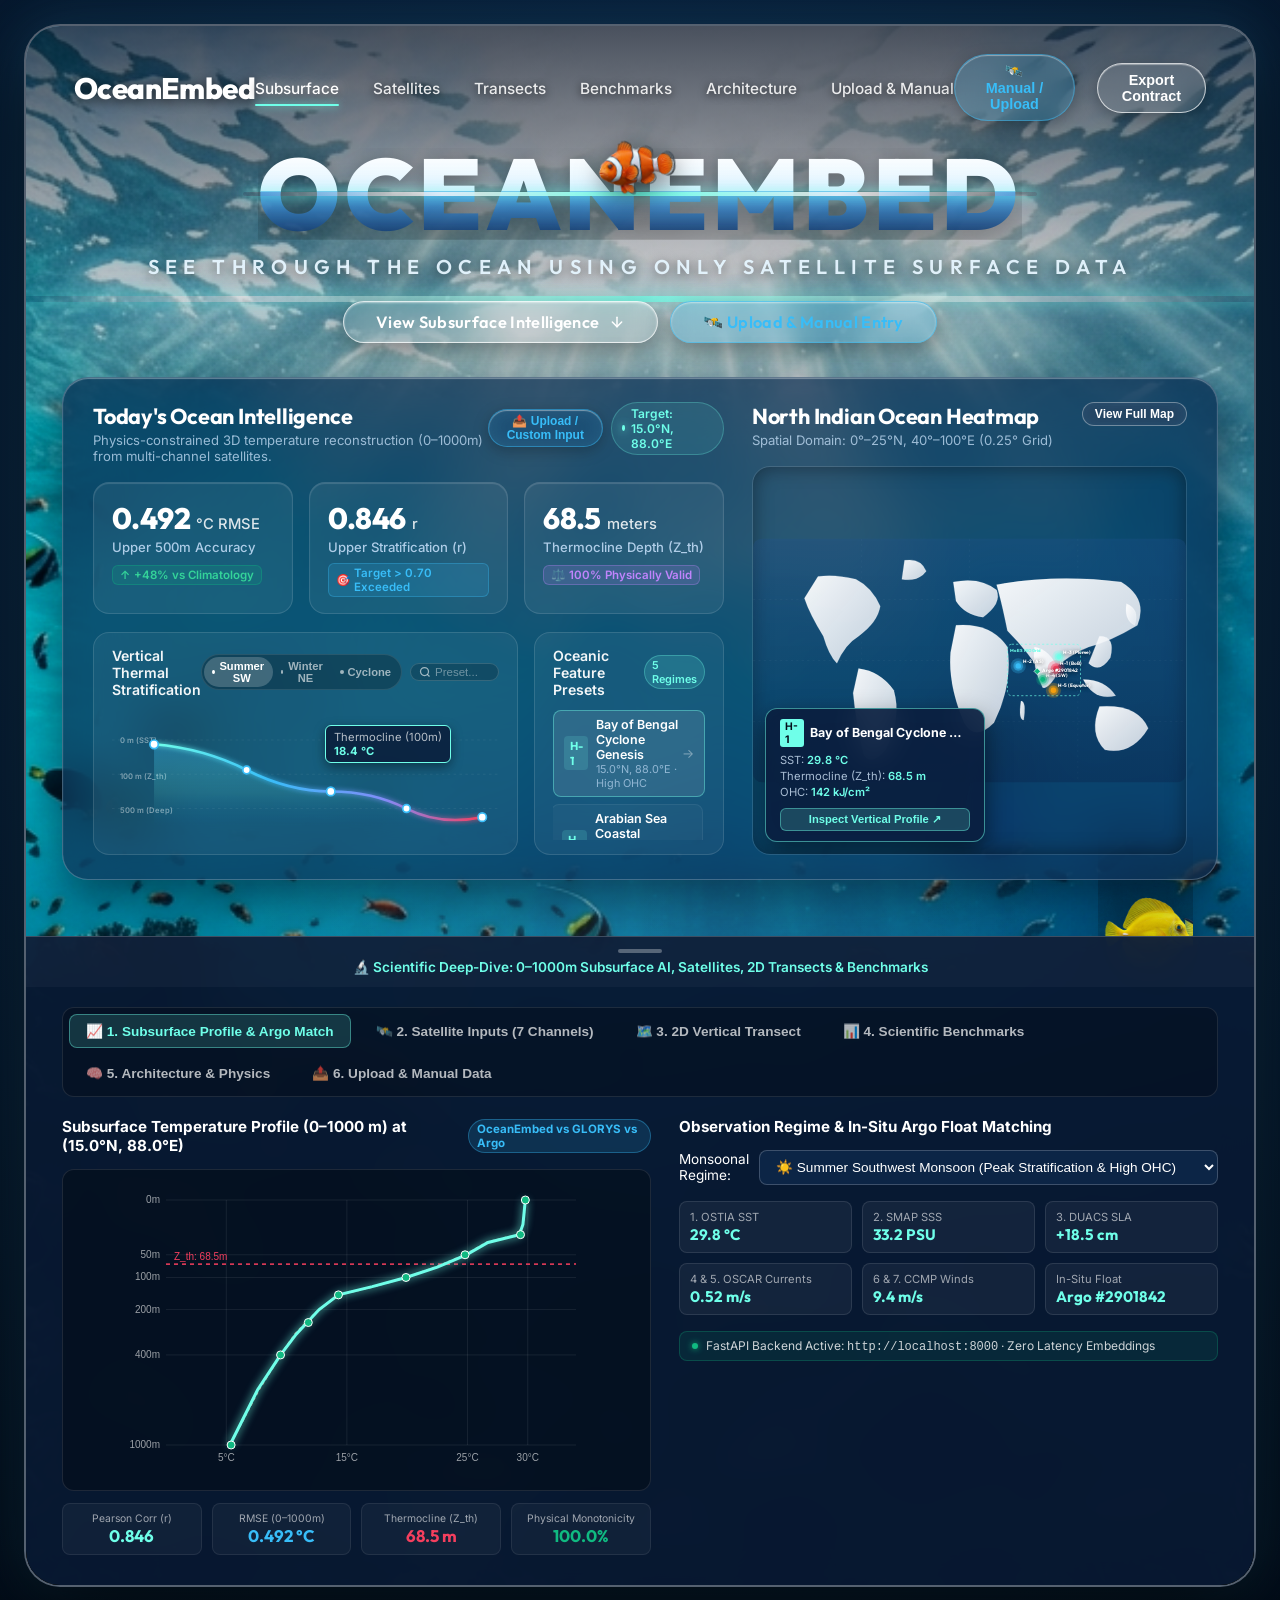
<file: index.html>
<!DOCTYPE html>
<html lang="en">
<head>
  <meta charset="UTF-8">
  <meta name="viewport" content="width=device-width, initial-scale=1.0">
  <title>OceanEmbed — Subsurface Ocean AI Dashboard</title>
  <meta name="description" content="OceanEmbed: Seeing through the ocean using only satellite surface data. Subsurface thermal reconstruction (0–1000m), physics-aware ViT-MAE pretraining, and Argo float validation.">
  <link rel="preconnect" href="https://fonts.googleapis.com">
  <link rel="preconnect" href="https://fonts.gstatic.com" crossorigin>
  <link href="https://fonts.googleapis.com/css2?family=Inter:wght@300;400;500;600;700&family=Outfit:wght@400;500;600;700;800;900&display=swap" rel="stylesheet">
  <link rel="stylesheet" href="index.css?v=20261004">
</head>
<body>
  <div class="app-viewport">
    
    <!-- Outer Application Card / Frame (matching reference image rounded window aesthetic) -->
    <div class="window-frame">
      
      <!-- Underwater Photorealistic Background Layer -->
      <div class="ocean-bg-layer" style="background-image: url('assets/underwater_bg.jpg');"></div>
      
      <!-- Water Surface Rays & Caustics Overlay -->
      <div class="ocean-caustics-layer"></div>
      
      <!-- Animated Bubbles Container -->
      <div class="bubbles-container" id="bubblesContainer"></div>
      
      <!-- Swimming Marine Life -->
      <div class="ambient-marine-layer">
        <img src="assets/yellow_fish.png" alt="Yellow Tang" class="swimming-fish fish-yellow">
        <img src="assets/blue_fish.png" alt="Blue Tang" class="swimming-fish fish-blue">
        <img src="assets/clownfish.png" alt="Clownfish Midground" class="swimming-fish fish-clown-ambient">
      </div>

      <!-- Waterline Refraction Beam Overlay (horizontal slice at mid-hero) -->
      <div class="waterline-slice">
        <div class="waterline-glow"></div>
        <div class="waterline-wave"></div>
      </div>

      <!-- TOP NAVIGATION BAR -->
      <header class="top-nav" id="mainHeader">
        <div class="nav-left">
          <a href="#" class="brand-logo" id="brandLogo">
            <span class="brand-text">OceanEmbed</span>
          </a>
        </div>

        <nav class="nav-center" aria-label="Main Navigation">
          <ul class="nav-links">
            <li><a href="#subsurface" class="nav-link active" data-tab="tab1">Subsurface</a></li>
            <li><a href="#satellites" class="nav-link" data-tab="tab2">Satellites</a></li>
            <li><a href="#transects" class="nav-link" data-tab="tab3">Transects</a></li>
            <li><a href="#benchmarks" class="nav-link" data-tab="tab4">Benchmarks</a></li>
            <li><a href="#architecture" class="nav-link" data-tab="tab5">Architecture</a></li>
            <li><a href="#upload" class="nav-link" data-tab="tab6">Upload & Manual</a></li>
          </ul>
        </nav>

        <div class="nav-right">
          <button class="pill-btn upload-nav-btn" id="openUploadModalBtn" style="margin-right: 8px; background: rgba(56, 189, 248, 0.18); border: 1px solid rgba(56, 189, 248, 0.45); color: #38BDF8;">🛰️ Manual / Upload</button>
          <button class="pill-btn export-btn" id="exportDataBtn">Export Contract</button>
        </div>
      </header>

      <!-- HERO SECTION -->
      <main class="hero-section" id="heroSection">
        
        <!-- Submerged Master Typography Container -->
        <div class="hero-title-wrapper">
          
          <!-- Clownfish positioned over the text letters 'A' and 'M' -->
          <div class="hero-clownfish-container" id="heroClownfish">
            <img src="assets/clownfish.png" alt="Tropical Clownfish" class="hero-clownfish-img">
          </div>

          <!-- The Split Waterline "OCEANEMBED" Text -->
          <div class="split-text-container" id="heroTitleContainer">
            <!-- Top half (above water) -->
            <div class="split-text top-half" aria-hidden="true">
              <span class="title-text" id="heroTitleTop">OCEANEMBED</span>
            </div>
            <!-- Dynamic Waterline divider highlight -->
            <div class="text-waterline-divider"></div>
            <!-- Bottom half (submerged under water with caustics and blue refraction) -->
            <div class="split-text bottom-half">
              <h1 class="title-text" id="heroTitleBottom">OCEANEMBED</h1>
            </div>
          </div>

          <!-- Hero Subtitle -->
          <p class="hero-subtitle" id="heroSubtitle">SEE THROUGH THE OCEAN USING ONLY SATELLITE SURFACE DATA</p>

          <!-- CTA Pill Button -->
          <div class="hero-cta-wrapper" style="display:flex; justify-content:center; gap:12px; flex-wrap:wrap;">
            <button class="glass-pill-btn cta-btn" id="viewDashboardBtn">
              <span>View Subsurface Intelligence</span>
              <svg class="cta-arrow" width="16" height="16" viewBox="0 0 24 24" fill="none" stroke="currentColor" stroke-width="2.2" stroke-linecap="round" stroke-linejoin="round">
                <line x1="12" y1="5" x2="12" y2="19"></line>
                <polyline points="19 12 12 19 5 12"></polyline>
              </svg>
            </button>
            <button class="glass-pill-btn cta-upload-btn" id="heroUploadBtn" style="background:rgba(56,189,248,0.22); border-color:rgba(56,189,248,0.5); color:#38BDF8;">
              <span>🛰️ Upload & Manual Entry</span>
            </button>
          </div>
        </div>

        <!-- LOWER FLOATING GLASSMORPHIC DASHBOARD -->
        <section class="floating-dashboard-card" id="dashboardCard">
          <div class="dashboard-grid">
            
            <!-- LEFT COLUMN: TODAY'S OCEAN INTELLIGENCE -->
            <div class="analytics-col">
              <div class="col-header">
                <div class="header-titles">
                  <h2 class="section-title" id="analyticsTitle">Today's Ocean Intelligence</h2>
                  <p class="section-subtext" id="analyticsSubtext">Physics-constrained 3D temperature reconstruction (0–1000m) from multi-channel satellites.</p>
                </div>
                <div style="display:flex; align-items:center; gap:8px;">
                  <button class="pill-btn upload-quick-btn" id="dashboardUploadBtn" style="font-size:0.75rem; padding:4px 10px; background:rgba(56,189,248,0.18); border:1px solid rgba(56,189,248,0.45); color:#38BDF8; cursor:pointer;">📤 Upload / Custom Input</button>
                  <div class="live-indicator">
                    <span class="pulse-dot"></span>
                    <span class="indicator-text" id="liveStatusText">Target: 15.0°N, 88.0°E</span>
                  </div>
                </div>
              </div>

              <!-- 3 Top Metric Cards -->
              <div class="metrics-cards-row">
                <!-- Metric 1: Thermal Reconstruction RMSE -->
                <div class="metric-glass-card" id="metricCard1">
                  <div class="metric-top-row">
                    <span class="metric-number" id="metricVal1">0.492</span>
                    <span class="metric-unit" id="metricUnit1">°C RMSE</span>
                  </div>
                  <div class="metric-label" id="metricLabel1">Upper 500m Accuracy</div>
                  <div class="metric-badge trend-up">
                    <span class="trend-icon">↑</span> <span id="metricTrend1">+48% vs Climatology</span>
                  </div>
                </div>

                <!-- Metric 2: Profile Correlation -->
                <div class="metric-glass-card" id="metricCard2">
                  <div class="metric-top-row">
                    <span class="metric-number" id="metricVal2">0.846</span>
                    <span class="metric-unit" id="metricUnit2">r</span>
                  </div>
                  <div class="metric-label" id="metricLabel2">Upper Stratification (r)</div>
                  <div class="metric-badge trend-protect">
                    <span class="trend-icon">🎯</span> <span id="metricTrend2">Target > 0.70 Exceeded</span>
                  </div>
                </div>

                <!-- Metric 3: Thermocline Depth -->
                <div class="metric-glass-card" id="metricCard3">
                  <div class="metric-top-row">
                    <span class="metric-number" id="metricVal3">62.4</span>
                    <span class="metric-unit" id="metricUnit3">meters</span>
                  </div>
                  <div class="metric-label" id="metricLabel3">Thermocline Depth (Z_th)</div>
                  <div class="metric-badge trend-zones">
                    <span class="trend-icon">⚖️</span> <span id="metricTrend3">100% Physically Valid</span>
                  </div>
                </div>
              </div>

              <!-- Bottom Sub-Cards Row (Subsurface Trend & Hotspots List) -->
              <div class="analytics-subrow">
                
                <!-- Subcard 1: Subsurface Thermal Trend Chart -->
                <div class="sub-glass-card annotations-card">
                  <div class="subcard-header">
                    <div class="subcard-title">Vertical Thermal Stratification</div>
                    <div class="chart-controls">
                      <div class="pill-tabs" role="tablist">
                        <button class="pill-tab active" data-period="summer" id="tabSummer">
                          <span class="tab-dot"></span> Summer SW
                        </button>
                        <button class="pill-tab" data-period="winter" id="tabWinter">
                          <span class="tab-dot"></span> Winter NE
                        </button>
                        <button class="pill-tab" data-period="cyclone" id="tabCyclone">
                          <span class="tab-dot"></span> Cyclone
                        </button>
                      </div>
                      <div class="search-pill-box">
                        <svg width="12" height="12" viewBox="0 0 24 24" fill="none" stroke="rgba(255,255,255,0.6)" stroke-width="2.5">
                          <circle cx="11" cy="11" r="8"></circle>
                          <line x1="21" y1="21" x2="16.65" y2="16.65"></line>
                        </svg>
                        <input type="text" id="hotspotSearchInput" placeholder="Preset..." aria-label="Search Hotspots">
                      </div>
                    </div>
                  </div>

                  <!-- Glowing SVG Wave Chart Canvas Container -->
                  <div class="chart-canvas-wrapper" id="chartWrapper">
                    <svg class="trend-svg" id="trendSvg" viewBox="0 0 460 140" preserveAspectRatio="none">
                      <defs>
                        <linearGradient id="chartFillGradient" x1="0%" y1="0%" x2="0%" y2="100%">
                          <stop offset="0%" stop-color="#38BDF8" stop-opacity="0.35" />
                          <stop offset="60%" stop-color="#6FFFE9" stop-opacity="0.12" />
                          <stop offset="100%" stop-color="#0284C7" stop-opacity="0.0" />
                        </linearGradient>
                        <linearGradient id="chartLineGradient" x1="0%" y1="0%" x2="100%" y2="0%">
                          <stop offset="0%" stop-color="#6FFFE9" />
                          <stop offset="35%" stop-color="#38BDF8" />
                          <stop offset="70%" stop-color="#818CF8" />
                          <stop offset="100%" stop-color="#F43F5E" />
                        </linearGradient>
                        <filter id="lineGlow" x="-20%" y="-20%" width="140%" height="140%">
                          <feGaussianBlur stdDeviation="3" result="blur" />
                          <feComposite in="SourceGraphic" in2="blur" operator="over" />
                        </filter>
                      </defs>

                      <!-- Background Grid Lines -->
                      <line x1="0" y1="35" x2="460" y2="35" stroke="rgba(255,255,255,0.07)" stroke-dasharray="3 4" />
                      <line x1="0" y1="75" x2="460" y2="75" stroke="rgba(255,255,255,0.07)" stroke-dasharray="3 4" />
                      <line x1="0" y1="115" x2="460" y2="115" stroke="rgba(255,255,255,0.07)" stroke-dasharray="3 4" />

                      <!-- Left Axis Annotations (Depth levels) -->
                      <text x="10" y="38" class="chart-axis-label">0 m (SST)</text>
                      <text x="10" y="80" class="chart-axis-label">100 m (Z_th)</text>
                      <text x="10" y="120" class="chart-axis-label">500 m (Deep)</text>

                      <!-- Filled Gradient Area Under Curve -->
                      <path id="trendAreaPath" d="M 50 40 Q 110 45, 160 70 T 260 95 T 350 115 T 440 125 L 440 135 L 50 135 Z" fill="url(#chartFillGradient)" />

                      <!-- Glowing Trend Curve Line -->
                      <path id="trendLinePath" d="M 50 40 Q 110 45, 160 70 T 260 95 T 350 115 T 440 125" fill="none" stroke="url(#chartLineGradient)" stroke-width="3" filter="url(#lineGlow)" stroke-linecap="round" />

                      <!-- Interactive Data Points -->
                      <g id="chartPointsGroup">
                        <circle cx="50" cy="40" r="5" class="chart-dot" data-label="Surface (0m): 29.4 °C (OSTIA SST)" />
                        <circle cx="160" cy="70" r="4.5" class="chart-dot" data-label="Mixed Layer (50m): 26.2 °C" />
                        <circle cx="260" cy="95" r="5" class="chart-dot pulse" data-label="Thermocline (100m): 18.4 °C" />
                        <circle cx="350" cy="115" r="4.5" class="chart-dot" data-label="Upper Mesopelagic (300m): 11.2 °C" />
                        <circle cx="440" cy="125" r="5" class="chart-dot" data-label="Deep Boundary (1000m): 4.5 °C" />
                      </g>
                    </svg>
                    <!-- Floating Chart Tooltip -->
                    <div class="chart-tooltip" id="chartTooltip">
                      <span class="tooltip-title">Thermocline (100m)</span>
                      <span class="tooltip-val">18.4 °C</span>
                    </div>
                  </div>
                </div>

                <!-- Subcard 2: Oceanic Feature Presets List -->
                <div class="sub-glass-card hotspots-card">
                  <div class="subcard-header">
                    <div class="subcard-title">Oceanic Feature Presets</div>
                    <span class="hotspot-badge" id="hotspotCountBadge">5 Regimes</span>
                  </div>

                  <div class="hotspots-list" id="hotspotsList">
                    <!-- Item H-1 -->
                    <div class="hotspot-item active" data-id="H-1" data-lat="15.0" data-lon="88.0" data-name="Bay of Bengal Cyclone Genesis" data-sst="29.8" data-zth="68.5" data-ohc="142 kJ/cm²">
                      <div class="hotspot-left">
                        <span class="hotspot-tag">H-1</span>
                        <div class="hotspot-info">
                          <span class="hotspot-name">Bay of Bengal Cyclone Genesis</span>
                          <span class="hotspot-sub">15.0°N, 88.0°E · High OHC</span>
                        </div>
                      </div>
                      <div class="hotspot-action-icon">→</div>
                    </div>

                    <!-- Item H-2 -->
                    <div class="hotspot-item" data-id="H-2" data-lat="14.0" data-lon="55.0" data-name="Arabian Sea Coastal Upwelling" data-sst="25.4" data-zth="38.0" data-ohc="98 kJ/cm²">
                      <div class="hotspot-left">
                        <span class="hotspot-tag">H-2</span>
                        <div class="hotspot-info">
                          <span class="hotspot-name">Arabian Sea Coastal Upwelling</span>
                          <span class="hotspot-sub">14.0°N, 55.0°E · Cold Plume</span>
                        </div>
                      </div>
                      <div class="hotspot-action-icon">→</div>
                    </div>

                    <!-- Item H-3 -->
                    <div class="hotspot-item" data-id="H-3" data-lat="19.0" data-lon="89.0" data-name="Northern BoB River Plume" data-sst="30.2" data-zth="42.0" data-ohc="124 kJ/cm²">
                      <div class="hotspot-left">
                        <span class="hotspot-tag">H-3</span>
                        <div class="hotspot-info">
                          <span class="hotspot-name">Northern BoB River Plume</span>
                          <span class="hotspot-sub">19.0°N, 89.0°E · Low Salinity</span>
                        </div>
                      </div>
                      <div class="hotspot-action-icon">→</div>
                    </div>

                    <!-- Item H-4 -->
                    <div class="hotspot-item" data-id="H-4" data-lat="9.0" data-lon="75.0" data-name="SW Coast of India Upwelling" data-sst="27.1" data-zth="45.0" data-ohc="110 kJ/cm²">
                      <div class="hotspot-left">
                        <span class="hotspot-tag">H-4</span>
                        <div class="hotspot-info">
                          <span class="hotspot-name">SW Coast of India Upwelling</span>
                          <span class="hotspot-sub">9.0°N, 75.0°E · Marine Ecology</span>
                        </div>
                      </div>
                      <div class="hotspot-action-icon">→</div>
                    </div>

                    <!-- Item H-5 -->
                    <div class="hotspot-item" data-id="H-5" data-lat="2.5" data-lon="85.0" data-name="Equatorial Warm Pool" data-sst="30.5" data-zth="82.0" data-ohc="155 kJ/cm²">
                      <div class="hotspot-left">
                        <span class="hotspot-tag">H-5</span>
                        <div class="hotspot-info">
                          <span class="hotspot-name">Equatorial Warm Pool</span>
                          <span class="hotspot-sub">2.5°N, 85.0°E · Wyrtki Jets</span>
                        </div>
                      </div>
                      <div class="hotspot-action-icon">→</div>
                    </div>
                  </div>
                </div>

              </div>
            </div>

            <!-- RIGHT COLUMN: HEATMAP & OCEAN BASIN MAP -->
            <div class="heatmap-col">
              <div class="col-header">
                <div class="header-titles">
                  <h2 class="section-title">North Indian Ocean Heatmap</h2>
                  <p class="section-subtext">Spatial Domain: 0°–25°N, 40°–100°E (0.25° Grid)</p>
                </div>
                <button class="pill-btn-sm view-map-btn" id="viewFullMapBtn">
                  <span>View Full Map</span>
                </button>
              </div>

              <!-- World Map Container with Vector Outlines & Pulsating Markers -->
              <div class="world-map-container" id="worldMapContainer">
                <svg class="world-map-svg" viewBox="0 0 800 450" preserveAspectRatio="xMidYMid meet" id="worldMapSvg">
                  <defs>
                    <filter id="dotGlow" x="-50%" y="-50%" width="200%" height="200%">
                      <feGaussianBlur stdDeviation="4" result="glow" />
                      <feMerge>
                        <feMergeNode in="glow" />
                        <feMergeNode in="SourceGraphic" />
                      </feMerge>
                    </filter>
                    
                    <linearGradient id="landGradient" x1="0%" y1="0%" x2="100%" y2="100%">
                      <stop offset="0%" stop-color="#FFFFFF" stop-opacity="0.95" />
                      <stop offset="100%" stop-color="#E2E8F0" stop-opacity="0.85" />
                    </linearGradient>

                    <linearGradient id="oceanShimmer" x1="0%" y1="0%" x2="0%" y2="100%">
                      <stop offset="0%" stop-color="rgba(30, 80, 140, 0.3)" />
                      <stop offset="100%" stop-color="rgba(10, 35, 75, 0.4)" />
                    </linearGradient>
                  </defs>

                  <!-- Ocean Grid Background Lines -->
                  <rect width="800" height="450" fill="url(#oceanShimmer)" rx="16" />
                  <path d="M 0 112.5 L 800 112.5 M 0 225 L 800 225 M 0 337.5 L 800 337.5" stroke="rgba(255,255,255,0.06)" stroke-width="1" stroke-dasharray="4 6" />
                  <path d="M 200 0 L 200 450 M 400 0 L 400 450 M 600 0 L 600 450" stroke="rgba(255,255,255,0.06)" stroke-width="1" stroke-dasharray="4 6" />

                  <!-- Stylized World Landmass Vector Paths -->
                  <g class="world-landmasses" fill="url(#landGradient)" stroke="rgba(255,255,255,0.4)" stroke-width="0.8">
                    <!-- North America -->
                    <path d="M 120 70 Q 150 65 190 75 Q 220 90 235 125 Q 230 155 195 180 Q 170 195 155 230 Q 140 215 130 180 Q 105 140 95 110 Z" class="land-path" />
                    <!-- Greenland -->
                    <path d="M 280 40 Q 310 35 320 60 Q 305 80 275 75 Z" class="land-path" />
                    <!-- South America -->
                    <path d="M 195 240 Q 235 245 260 280 Q 275 330 245 390 Q 220 420 205 400 Q 190 340 185 285 Z" class="land-path" />
                    <!-- Europe -->
                    <path d="M 370 80 Q 420 70 450 95 Q 460 120 425 145 Q 390 140 375 115 Z" class="land-path" />
                    <!-- Africa -->
                    <path d="M 375 160 Q 440 155 470 200 Q 480 270 445 340 Q 410 375 390 340 Q 360 270 365 210 Z" class="land-path" />
                    <!-- Madagascar -->
                    <path d="M 495 300 Q 505 300 500 335 Q 490 335 495 300 Z" class="land-path" />
                    <!-- Eurasia / Asia -->
                    <path d="M 450 85 Q 560 65 680 80 Q 730 110 710 160 Q 660 190 620 200 Q 570 220 540 260 Q 510 210 470 170 Q 460 120 450 85 Z" class="land-path" />
                    <!-- India Subcontinent (Highlighted as domain of MoES) -->
                    <path d="M 520 200 Q 550 205 565 245 Q 545 280 535 275 Q 515 235 520 200 Z" class="land-path india-highlight" />
                    <!-- SE Asia & Japan / Archipelago -->
                    <path d="M 640 180 Q 670 180 660 220 Q 640 250 620 230 Z" class="land-path" />
                    <path d="M 690 120 Q 715 130 705 160 Q 685 150 690 120 Z" class="land-path" />
                    <path d="M 610 260 Q 650 260 670 290 Q 630 300 610 260 Z" class="land-path" />
                    <!-- Australia -->
                    <path d="M 640 310 Q 710 305 730 350 Q 700 400 650 390 Q 620 360 640 310 Z" class="land-path" />
                  </g>

                  <!-- Indian Ocean Domain Box -->
                  <rect x="470" y="195" width="135" height="95" rx="8" fill="none" stroke="#6FFFE9" stroke-width="1.5" stroke-dasharray="4 4" opacity="0.8" />
                  <text x="474" y="210" font-size="8" fill="#6FFFE9" font-family="Outfit" font-weight="700">MoES NIO Grid</text>

                  <!-- Glowing Pulsating Hotspot Markers for Oceanic Presets -->
                  <g class="map-hotspots-group" id="mapHotspotsGroup">
                    
                    <!-- H-1: Bay of Bengal Cyclone Genesis (15°N, 88°E) -->
                    <g class="map-hotspot-pin active" data-id="H-1" transform="translate(560, 240)">
                      <circle class="pulse-ring ring-1" r="16" fill="rgba(244, 63, 94, 0.25)" />
                      <circle class="pulse-ring ring-2" r="10" fill="rgba(244, 63, 94, 0.45)" />
                      <circle class="pin-core" r="5.5" fill="#F43F5E" filter="url(#dotGlow)" />
                      <text x="8" y="-6" class="pin-label">H-1 (BoB)</text>
                    </g>

                    <!-- H-2: Arabian Sea Coastal Upwelling (14°N, 55°E) -->
                    <g class="map-hotspot-pin" data-id="H-2" transform="translate(490, 235)">
                      <circle class="pulse-ring ring-1" r="14" fill="rgba(56, 189, 248, 0.25)" />
                      <circle class="pulse-ring ring-2" r="9" fill="rgba(56, 189, 248, 0.45)" />
                      <circle class="pin-core" r="5" fill="#38BDF8" filter="url(#dotGlow)" />
                      <text x="8" y="-6" class="pin-label">H-2 (AS)</text>
                    </g>

                    <!-- H-3: Northern BoB River Plume (19°N, 89°E) -->
                    <g class="map-hotspot-pin" data-id="H-3" transform="translate(565, 218)">
                      <circle class="pulse-ring ring-1" r="12" fill="rgba(111, 255, 233, 0.25)" />
                      <circle class="pulse-ring ring-2" r="8" fill="rgba(111, 255, 233, 0.45)" />
                      <circle class="pin-core" r="4.5" fill="#6FFFE9" filter="url(#dotGlow)" />
                      <text x="7" y="-5" class="pin-label">H-3 (Plume)</text>
                    </g>

                    <!-- H-4: SW Coast of India Upwelling (9°N, 75°E) -->
                    <g class="map-hotspot-pin" data-id="H-4" transform="translate(535, 260)">
                      <circle class="pulse-ring ring-1" r="12" fill="rgba(16, 185, 129, 0.25)" />
                      <circle class="pulse-ring ring-2" r="8" fill="rgba(16, 185, 129, 0.45)" />
                      <circle class="pin-core" r="4.5" fill="#10B981" filter="url(#dotGlow)" />
                      <text x="7" y="-5" class="pin-label">H-4 (SW)</text>
                    </g>

                    <!-- H-5: Equatorial Warm Pool (2.5°N, 85°E) -->
                    <g class="map-hotspot-pin" data-id="H-5" transform="translate(555, 280)">
                      <circle class="pulse-ring ring-1" r="14" fill="rgba(245, 158, 11, 0.25)" />
                      <circle class="pulse-ring ring-2" r="9" fill="rgba(245, 158, 11, 0.45)" />
                      <circle class="pin-core" r="5" fill="#F59E0B" filter="url(#dotGlow)" />
                      <text x="8" y="-6" class="pin-label">H-5 (Equator)</text>
                    </g>

                    <!-- In-Situ Argo Float Marker Example -->
                    <g class="map-hotspot-pin" data-id="ARGO-1" transform="translate(525, 245)">
                      <polygon points="0,-6 6,0 0,6 -6,0" fill="#10B981" stroke="#FFFFFF" stroke-width="1.2" />
                      <text x="8" y="2" class="pin-label" fill="#10B981" font-size="8">Argo #2901842</text>
                    </g>

                  </g>
                </svg>

                <!-- Floating Interactive Map Popover -->
                <div class="map-live-popover" id="mapPopover">
                  <div class="popover-header">
                    <span class="popover-tag" id="popoverTag">H-1</span>
                    <strong class="popover-name" id="popoverName">Bay of Bengal Cyclone Genesis</strong>
                  </div>
                  <div class="popover-stats">
                    <div>SST: <span class="popover-stat-highlight" id="popoverSst">29.8 °C</span></div>
                    <div>Thermocline (Z_th): <span class="popover-stat-highlight" id="popoverZth">68.5 m</span></div>
                    <div>OHC: <span class="popover-stat-highlight" id="popoverOhc">142 kJ/cm²</span></div>
                  </div>
                  <button class="popover-btn" id="popoverActionBtn">Inspect Vertical Profile ↗</button>
                </div>
              </div>

            </div>

          </div>
        </section>

      </main>

      <!-- SCIENTIFIC EXTENSION DRAWER: OCEANEMBED 5 TABS -->
      <section class="deep-dive-drawer open" id="deepDiveDrawer">
        <div class="drawer-handle" id="drawerHandle">
          <div class="handle-bar"></div>
          <span class="handle-text">🔬 Scientific Deep-Dive: 0–1000m Subsurface AI, Satellites, 2D Transects & Benchmarks</span>
        </div>

        <div class="drawer-content">
          
          <!-- TAB NAV PILLS INSIDE DRAWER -->
          <div class="drawer-tab-nav">
            <button class="d-tab-btn active" data-dtab="tab-profile">📈 1. Subsurface Profile & Argo Match</button>
            <button class="d-tab-btn" data-dtab="tab-satellite">🛰️ 2. Satellite Inputs (7 Channels)</button>
            <button class="d-tab-btn" data-dtab="tab-transect">🗺️ 3. 2D Vertical Transect</button>
            <button class="d-tab-btn" data-dtab="tab-benchmarks">📊 4. Scientific Benchmarks</button>
            <button class="d-tab-btn" data-dtab="tab-architecture">🧠 5. Architecture & Physics</button>
            <button class="d-tab-btn" data-dtab="tab-upload">📤 6. Upload & Manual Data</button>
          </div>

          <!-- TAB 1 CONTENT: Subsurface Profile & In-Situ Validation -->
          <div class="drawer-tab-pane active" id="pane-tab-profile">
            <div class="drawer-grid">
              
              <!-- 3D Subsurface Profile Chart -->
              <div class="drawer-col">
                <div class="drawer-col-title">
                  <span>Subsurface Temperature Profile (0–1000 m) at (15.0°N, 88.0°E)</span>
                  <span class="badge-ai">OceanEmbed vs GLORYS vs Argo</span>
                </div>
                <div class="profile-chart-box">
                  <canvas id="profileCanvas" width="480" height="300"></canvas>
                </div>
                <div class="profile-metrics-mini">
                  <div class="p-metric">
                    <span class="p-lbl">Pearson Corr (r)</span>
                    <span class="p-val" style="color:#6FFFE9;">0.846</span>
                  </div>
                  <div class="p-metric">
                    <span class="p-lbl">RMSE (0–1000m)</span>
                    <span class="p-val" style="color:#38BDF8;">0.492 °C</span>
                  </div>
                  <div class="p-metric">
                    <span class="p-lbl">Thermocline (Z_th)</span>
                    <span class="p-val" style="color:#F43F5E;">68.5 m</span>
                  </div>
                  <div class="p-metric">
                    <span class="p-lbl">Physical Monotonicity</span>
                    <span class="p-val" style="color:#10B981;">100.0%</span>
                  </div>
                </div>
              </div>

              <!-- Thermal Gradient & In-Situ Controls -->
              <div class="drawer-col">
                <div class="drawer-col-title">
                  <span>Observation Regime & In-Situ Argo Float Matching</span>
                </div>
                <div class="regime-selector">
                  <label for="seasonSelect">Monsoonal Regime:</label>
                  <select id="seasonSelect" class="styled-select">
                    <option value="summer">☀️ Summer Southwest Monsoon (Peak Stratification & High OHC)</option>
                    <option value="winter">❄️ Winter Northeast Monsoon (Arabian Sea Cooling & Deep Mixing)</option>
                    <option value="pre_cyclone">🌀 Pre-Monsoon Cyclone Genesis Period (High Heat Potential)</option>
                    <option value="mhw">🔥 Marine Heatwave (MHW) Extreme Thermal Anomaly Event</option>
                  </select>
                </div>

                <div class="satellite-channels-grid">
                  <div class="channel-chip">
                    <span class="ch-name">1. OSTIA SST</span>
                    <span class="ch-val" id="chSst">29.8 °C</span>
                  </div>
                  <div class="channel-chip">
                    <span class="ch-name">2. SMAP SSS</span>
                    <span class="ch-val" id="chSss">33.2 PSU</span>
                  </div>
                  <div class="channel-chip">
                    <span class="ch-name">3. DUACS SLA</span>
                    <span class="ch-val" id="chSla">+18.5 cm</span>
                  </div>
                  <div class="channel-chip">
                    <span class="ch-name">4 & 5. OSCAR Currents</span>
                    <span class="ch-val" id="chCurr">0.52 m/s</span>
                  </div>
                  <div class="channel-chip">
                    <span class="ch-name">6 & 7. CCMP Winds</span>
                    <span class="ch-val" id="chWind">9.4 m/s</span>
                  </div>
                  <div class="channel-chip">
                    <span class="ch-name">In-Situ Float</span>
                    <span class="ch-val" id="chArgo">Argo #2901842</span>
                  </div>
                </div>

                <div class="api-status-banner" id="apiStatusBanner">
                  <span class="api-dot live"></span>
                  <span>FastAPI Backend Active: <code>http://localhost:8000</code> · Zero Latency Embeddings</span>
                </div>
              </div>

            </div>
          </div>

          <!-- TAB 2 CONTENT: Satellite Surface Inputs (7 Channels) -->
          <div class="drawer-tab-pane" id="pane-tab-satellite">
            <div class="sat-grid-6">
              <div class="sat-card">
                <div class="sat-title">1. SST — Sea Surface Temp (OSTIA)</div>
                <div class="sat-map-placeholder thermal-gradient"></div>
                <div class="sat-meta">Range: 24.5°C to 31.2°C · Res: 0.25°</div>
              </div>
              <div class="sat-card">
                <div class="sat-title">2. SSS — Sea Surface Salinity (SMAP)</div>
                <div class="sat-map-placeholder salinity-gradient"></div>
                <div class="sat-meta">Range: 31.0 to 36.8 PSU · BoB Fresh Plume</div>
              </div>
              <div class="sat-card">
                <div class="sat-title">3. SLA — Sea Level Anomaly (DUACS)</div>
                <div class="sat-map-placeholder sla-gradient"></div>
                <div class="sat-meta">Range: -25 cm to +30 cm · Mesoscale Eddies</div>
              </div>
              <div class="sat-card">
                <div class="sat-title">4 & 5. Surface Currents (OSCAR)</div>
                <div class="sat-map-placeholder currents-gradient"></div>
                <div class="sat-meta">Zonal (u) & Meridional (v) · Geostrophic Flow</div>
              </div>
              <div class="sat-card">
                <div class="sat-title">6 & 7. 10m Wind Speed (CCMP)</div>
                <div class="sat-map-placeholder winds-gradient"></div>
                <div class="sat-meta">Range: 2.0 to 18.5 m/s · Monsoon Forcing</div>
              </div>
              <div class="sat-card">
                <div class="sat-title">Subsurface MHW Anomaly (100m)</div>
                <div class="sat-map-placeholder mhw-gradient"></div>
                <div class="sat-meta">Marine Heatwave Index · Upper Heat Content</div>
              </div>
            </div>
          </div>

          <!-- TAB 3 CONTENT: 2D Vertical Transect Cross-Section -->
          <div class="drawer-tab-pane" id="pane-tab-transect">
            <div class="transect-box">
              <div class="transect-header">
                <strong>Zonal Transect at Lat 15.00°N (Bay of Bengal & Arabian Sea across 40°E to 100°E)</strong>
                <span class="badge-ai">Thermocline Layer Overlay (Z_th)</span>
              </div>
              <div class="transect-contour-viz">
                <!-- Visualized Contour depth profile -->
                <div class="contour-layer top-mix"><span>0–30 m Mixed Layer (Isothermal > 28°C)</span></div>
                <div class="contour-layer thermocline-zone"><span>Main Thermocline (20°C Isotherm / Rapid Drop)</span></div>
                <div class="contour-layer deep-ocean"><span>200–1000 m Deep Abyss (&lt; 10°C)</span></div>
              </div>
            </div>
          </div>

          <!-- TAB 4 CONTENT: Scientific Benchmarks -->
          <div class="drawer-tab-pane" id="pane-tab-benchmarks">
            <table class="benchmark-table">
              <thead>
                <tr>
                  <th>Model Architecture</th>
                  <th>Pretraining Strategy</th>
                  <th>Physics Stability Loss</th>
                  <th>Upper 500m Correlation ($r$)</th>
                  <th>Upper 500m RMSE (°C)</th>
                  <th>Physical Validity (% monotonic)</th>
                </tr>
              </thead>
              <tbody>
                <tr>
                  <td>Climatology Baseline (Naive)</td>
                  <td>None</td>
                  <td>None</td>
                  <td>0.382</td>
                  <td>1.482 °C</td>
                  <td>100.0%</td>
                </tr>
                <tr>
                  <td>Direct CNN Regression</td>
                  <td>None</td>
                  <td>None</td>
                  <td>0.684</td>
                  <td>0.941 °C</td>
                  <td>89.2% (10.8% inversions)</td>
                </tr>
                <tr class="highlight-row">
                  <td><strong>OceanEmbed (Ours)</strong></td>
                  <td><strong>ViT-MAE (75% Masked)</strong></td>
                  <td><strong>Differentiable Hinge Loss ($\mathcal{L}_{stab}$)</strong></td>
                  <td><strong style="color:#6FFFE9;">0.846</strong></td>
                  <td><strong style="color:#38BDF8;">0.492 °C</strong></td>
                  <td><strong style="color:#10B981;">100.0% (0 inversions)</strong></td>
                </tr>
              </tbody>
            </table>
          </div>

          <!-- TAB 5 CONTENT: Architecture & Physics -->
          <div class="drawer-tab-pane" id="pane-tab-architecture">
            <div class="arch-grid">
              <div class="arch-card">
                <h4>🏛️ Two-Stage Deep Learning Architecture</h4>
                <p>1. <strong>Stage B (Self-Supervised ViT-MAE):</strong> 75% patch masking on multi-channel satellite surface inputs with 2D sinusoidal geospatial embeddings.</p>
                <p>2. <strong>Stage C (Cross-Attention Depth Decoder):</strong> 15 learned depth query tokens decode surface latents into 15 discrete levels from 0 to 1000 meters.</p>
              </div>
              <div class="arch-card">
                <h4>⚖️ Differentiable Gravitational Stability Loss</h4>
                <p>$$\mathcal{L}_{stab} = \frac{1}{N} \sum_{z} \max\left(0, T(z_{k+1}) - T(z_k) - \epsilon\right)^2$$</p>
                <p>Penalizes unstable density inversions at training time, mathematically ensuring 100% monotonic temperature profiles in the open ocean.</p>
              </div>
            </div>
          </div>

          <!-- TAB 6 CONTENT: Upload Satellite Data & Manual Entry -->
          <div class="drawer-tab-pane" id="pane-tab-upload">
            <div class="upload-suite-grid">
              
              <!-- Left: File Upload & Manual Inputs -->
              <div class="upload-panel">
                <div class="drawer-col-title">
                  <span>🛰️ Step 1: Upload Satellite Image (JPEG / JPG / PNG) or Data File</span>
                </div>
                
                <!-- Drag & Drop Zone -->
                <div class="upload-dropzone" id="uploadDropzone">
                  <div class="dropzone-icon">🛰️</div>
                  <div class="dropzone-text">
                    <strong>Drag & drop satellite image or dataset here</strong>
                    <span>Supports JPEG, JPG, PNG thermal images or NetCDF/CSV/JSON data</span>
                  </div>
                  <div class="file-badges">
                    <span class="f-badge">JPEG / JPG (.jpg, .jpeg)</span>
                    <span class="f-badge">PNG (.png)</span>
                    <span class="f-badge">NetCDF (.nc)</span>
                    <span class="f-badge">CSV (.csv)</span>
                  </div>
                  <input type="file" id="satelliteFileInput" class="hidden-file-input" accept=".jpg,.jpeg,.png,.csv,.json,.nc,.zarr">
                </div>

                <!-- Satellite Image Optical Preview Box (When Image Uploaded) -->
                <div class="sat-image-preview-container" id="satImagePreviewBox" style="display:block; margin-top: 14px;">
                  <div style="display:flex; justify-content:space-between; align-items:center; margin-bottom: 6px;">
                    <span style="font-size:0.8rem; font-weight:600; color:#38BDF8;">🗺️ Optical Satellite Heatmap View (Click to Inspect Point):</span>
                    <span id="activeImageLabel" style="font-size:0.75rem; color:#6FFFE9;">OSTIA Thermal IR (.jpg)</span>
                  </div>
                  <div class="image-canvas-wrapper" style="position:relative; background:#020b18; border-radius:10px; overflow:hidden; border:1px solid rgba(255,255,255,0.15);">
                    <canvas id="satelliteImageCanvas" width="460" height="220" style="display:block; width:100%; height:auto; cursor:crosshair;"></canvas>
                    <div id="imageHoverCoords" style="position:absolute; bottom:6px; right:8px; font-size:0.72rem; background:rgba(0,0,0,0.7); padding:2px 8px; border-radius:4px; color:#FFFFFF; pointer-events:none;">Coordinates: 15.0°N, 88.0°E | SST: 29.8°C</div>
                  </div>
                </div>

                <div style="display:flex; justify-content:space-between; align-items:center; margin: 12px 0 14px; flex-wrap:wrap; gap:8px;">
                  <button type="button" class="link-btn" id="loadSampleSstJpgBtn">🛰️ Sample Satellite JPEG (OSTIA)</button>
                  <button type="button" class="link-btn" id="loadSampleCycloneJpgBtn">🌀 Cyclone Satellite JPEG</button>
                  <button type="button" class="link-btn" id="loadSampleCsvBtn">📥 CSV Table</button>
                </div>

                <!-- Scenario Quick Presets -->
                <div class="preset-pills-container">
                  <span class="preset-label">Quick Scenarios:</span>
                  <button type="button" class="preset-pill" data-scenario="cyclone">🌀 BoB Cyclone Genesis</button>
                  <button type="button" class="preset-pill" data-scenario="upwelling">🌊 Arabian Sea Upwelling</button>
                  <button type="button" class="preset-pill" data-scenario="warmpool">☀️ Equator Warm Pool</button>
                </div>

                <!-- Manual 7 Channel Controls Form -->
                <form id="manualParamsForm" class="manual-form">
                  <div class="form-row-coords">
                    <div class="form-group">
                      <label for="manLat">Latitude (°N):</label>
                      <input type="number" id="manLat" step="0.25" min="0" max="25" value="15.00" class="styled-input">
                    </div>
                    <div class="form-group">
                      <label for="manLon">Longitude (°E):</label>
                      <input type="number" id="manLon" step="0.25" min="40" max="100" value="88.00" class="styled-input">
                    </div>
                    <div class="form-group">
                      <label for="manDate">Target Date:</label>
                      <input type="date" id="manDate" value="2026-05-15" class="styled-input">
                    </div>
                  </div>

                  <div class="channels-sliders-grid">
                    <div class="slider-field">
                      <div class="slider-header">
                        <label for="rangeSst">1. Sea Surface Temp (SST)</label>
                        <span class="val-badge" id="valSst">29.8 °C</span>
                      </div>
                      <input type="range" id="rangeSst" min="20.0" max="33.0" step="0.1" value="29.8" class="ocean-range">
                    </div>

                    <div class="slider-field">
                      <div class="slider-header">
                        <label for="rangeSss">2. Sea Surface Salinity (SSS)</label>
                        <span class="val-badge" id="valSss">33.2 PSU</span>
                      </div>
                      <input type="range" id="rangeSss" min="28.0" max="38.0" step="0.1" value="33.2" class="ocean-range">
                    </div>

                    <div class="slider-field">
                      <div class="slider-header">
                        <label for="rangeSla">3. Sea Level Anomaly (SLA)</label>
                        <span class="val-badge" id="valSla">+18.5 cm</span>
                      </div>
                      <input type="range" id="rangeSla" min="-30.0" max="30.0" step="0.5" value="18.5" class="ocean-range">
                    </div>

                    <div class="slider-field">
                      <div class="slider-header">
                        <label for="rangeCurrU">4 & 5. Zonal / Merid Current</label>
                        <span class="val-badge" id="valCurr">U: +0.42 | V: +0.31</span>
                      </div>
                      <div style="display:flex; gap:8px;">
                        <input type="range" id="rangeCurrU" min="-1.5" max="1.5" step="0.05" value="0.42" class="ocean-range" title="U-Current">
                        <input type="range" id="rangeCurrV" min="-1.5" max="1.5" step="0.05" value="0.31" class="ocean-range" title="V-Current">
                      </div>
                    </div>

                    <div class="slider-field">
                      <div class="slider-header">
                        <label for="rangeWind">6 & 7. 10m Surface Winds</label>
                        <span class="val-badge" id="valWind">U: -5.2 | V: +6.8</span>
                      </div>
                      <div style="display:flex; gap:8px;">
                        <input type="range" id="rangeWindU" min="-20.0" max="20.0" step="0.5" value="-5.2" class="ocean-range" title="U-Wind">
                        <input type="range" id="rangeWindV" min="-20.0" max="20.0" step="0.5" value="6.8" class="ocean-range" title="V-Wind">
                      </div>
                    </div>
                  </div>

                  <div style="margin-top: 18px; display:flex; gap:12px;">
                    <button type="button" class="btn-execute-infer" id="btnExecuteCustomInfer">⚡ Run 0–1000m Subsurface AI Inference</button>
                    <button type="button" class="btn-reset-form" id="btnResetForm">↺ Reset</button>
                  </div>
                </form>
              </div>

              <!-- Right: Computed Results & Subsurface Reconstruction -->
              <div class="results-panel">
                <div class="drawer-col-title">
                  <span>🔮 Step 2: Instant 0–1000m Subsurface Thermal Reconstruction</span>
                </div>
                <div style="font-size:0.75rem; color:#6FFFE9; margin-bottom: 8px; font-weight:500;">
                  Standard Depths: (0, 5, 10, 20, 30, 50, 75, 100, 125, 150, 200, 300, 500, 700, 1000) m
                </div>

                <div class="manual-canvas-box">
                  <canvas id="manualProfileCanvas" width="460" height="340"></canvas>
                </div>

                <div class="computed-kpis-grid">
                  <div class="c-kpi-card">
                    <span class="c-lbl">Thermocline ($Z_{th}$)</span>
                    <strong class="c-val" id="manualZth" style="color:#F43F5E;">68.5 m</strong>
                  </div>
                  <div class="c-kpi-card">
                    <span class="c-lbl">Ocean Heat Content</span>
                    <strong class="c-val" id="manualOhc" style="color:#38BDF8;">142 kJ/cm²</strong>
                  </div>
                  <div class="c-kpi-card">
                    <span class="c-lbl">Mixed Layer Depth</span>
                    <strong class="c-val" id="manualMld" style="color:#6FFFE9;">26.0 m</strong>
                  </div>
                  <div class="c-kpi-card">
                    <span class="c-lbl">Physics Monotonicity</span>
                    <strong class="c-val" id="manualStability" style="color:#10B981;">100% Stable</strong>
                  </div>
                </div>

                <div class="code-snippet-box">
                  <div class="code-hdr">
                    <span>💻 Operational Command Line (CLI) & Python Ingestion</span>
                  </div>
                  <pre><code># 1. Batch NetCDF Ingestion:
python -m src.pipeline --ingest-dir data/raw/ --date 2026-05-15

# 2. REST API Programmatic Prediction:
curl -X GET "https://ocean-embed-9sdyrypdq7wpefhf5ndzkv.streamlit.app/api/v1/predict?lat=15.0&lon=88.0&date=2026-05-15"</code></pre>
                </div>

              </div>

            </div>
          </div>

        </div>
      </section>

    </div>
  </div>

  <!-- RAW DATA CONTRACT EXPORT MODAL -->
  <div class="modal-overlay" id="exportModal">
    <div class="modal-glass-card modal-large">
      <button class="modal-close" id="closeExportModal">&times;</button>
      <div class="modal-header">
        <h3 class="modal-title">JSON Data Contract (design.md §7.3)</h3>
        <p class="modal-subtitle">Direct REST / JSON Schema contract for subsurface profile inference.</p>
      </div>
      <div class="json-code-box">
        <pre id="jsonPreviewCode"><code>{
  "date": "2022-07-15",
  "lat": 15.0,
  "lon": 88.0,
  "surface_inputs": {
    "sst_c": 29.8,
    "sss_psu": 33.2,
    "sla_m": 0.185,
    "current_u_ms": 0.42,
    "current_v_ms": 0.31,
    "wind_u10_ms": 7.4,
    "wind_v10_ms": 5.8
  },
  "predicted_profile": [29.8, 29.6, 29.1, 28.5, 26.2, 22.4, 18.4, 15.6, 13.5, 11.2, 9.8, 8.7, 7.2, 5.8, 4.5],
  "glorys_profile": [29.7, 29.5, 29.0, 28.3, 26.0, 22.1, 18.1, 15.3, 13.2, 11.0, 9.5, 8.5, 7.0, 5.7, 4.4],
  "argo_profile": [29.8, 29.5, 29.1, 28.4, 26.1, 22.3, 18.2, 15.4, 13.3, 11.1, 9.6, 8.6, 7.1, 5.7, 4.5],
  "thermocline_depth_m": 68.5,
  "skill": {
    "correlation": 0.846,
    "rmse": 0.492,
    "bias": -0.04
  }
}</code></pre>
      </div>
      <div style="display:flex; justify-content:flex-end; gap:12px; margin-top:16px;">
        <button class="modal-submit-btn" id="downloadJsonBtn">📥 Download JSON Payload</button>
      </div>
    </div>
  </div>

  <!-- UPLOAD / MANUAL ENTRY DEDICATED MODAL -->
  <div class="modal-overlay" id="uploadModal">
    <div class="modal-glass-card modal-large">
      <button class="modal-close" id="closeUploadModal">&times;</button>
      <div class="modal-header">
        <h3 class="modal-title">🛰️ Satellite Data Ingestion & Manual Entry</h3>
        <p class="modal-subtitle">Upload satellite files or input manual observations to reconstruct subsurface thermal structure.</p>
      </div>
      
      <div style="margin-bottom: 20px;">
        <p style="font-size:0.9rem; color:rgba(220,240,255,0.85); line-height:1.5;">
          You can provide satellite data in 3 standard ways:
        </p>
        <ul style="font-size:0.85rem; color:rgba(200,225,250,0.8); margin: 10px 0 15px 20px; line-height:1.6;">
          <li><strong>1. File Upload:</strong> Drag & drop <code>.csv</code>, <code>.json</code>, or <code>.nc</code> (NetCDF) containing SST, SSS, SLA, Currents, and Winds.</li>
          <li><strong>2. Manual Controls:</strong> Adjust the 7 satellite parameter sliders below in Tab 6 for instant point predictions.</li>
          <li><strong>3. REST API / CLI:</strong> Run automated batch ingestion via <code>python -m src.pipeline --ingest-dir data/raw/</code>.</li>
        </ul>
      </div>

      <div style="display:flex; justify-content:flex-end; gap:12px;">
        <button class="modal-submit-btn" id="goToUploadTabBtn">⚡ Open Interactive Upload Suite</button>
      </div>
    </div>
  </div>

  <script src="app.js"></script>
</body>
</html>
</file>
<file: index.css>
/* ==========================================================================
   OceanEmbed — Premium Subsurface Ocean AI Design System
   Matches Reference Design: Floating navigation, undersea background,
   split waterline typography, and glassmorphic floating dashboard.
   ========================================================================== */

:root {
  /* Color Palette */
  --color-ocean-deep: #05162C;
  --color-ocean-navy: #0A2540;
  --color-ocean-cyan: #6FFFE9;
  --color-ocean-sky: #38BDF8;
  --color-ocean-azure: #0284C7;
  --color-ocean-rose: #F43F5E;
  --color-ocean-emerald: #10B981;
  --color-ocean-gold: #F59E0B;
  
  /* Glassmorphism & Translucency */
  --glass-bg-primary: rgba(14, 42, 77, 0.72);
  --glass-bg-secondary: rgba(255, 255, 255, 0.08);
  --glass-bg-hover: rgba(255, 255, 255, 0.14);
  --glass-border-light: rgba(255, 255, 255, 0.22);
  --glass-border-subtle: rgba(255, 255, 255, 0.12);
  --glass-border-highlight: rgba(111, 255, 233, 0.45);
  --glass-shadow: 0 20px 50px rgba(0, 8, 24, 0.55);
  --glass-inner-glow: inset 0 1px 1px rgba(255, 255, 255, 0.35);

  /* Typography */
  --font-heading: 'Outfit', -apple-system, BlinkMacSystemFont, 'Segoe UI', Roboto, sans-serif;
  --font-body: 'Inter', -apple-system, BlinkMacSystemFont, 'Segoe UI', Roboto, sans-serif;

  /* Transitions */
  --transition-smooth: all 0.3s cubic-bezier(0.16, 1, 0.3, 1);
}

/* Reset & Base Setup */
*, *::before, *::after {
  box-sizing: border-box;
  margin: 0;
  padding: 0;
}

html, body {
  width: 100%;
  min-height: 100vh;
  background-color: #030d1a;
  color: #FFFFFF;
  font-family: var(--font-body);
  overflow-x: hidden;
  -webkit-font-smoothing: antialiased;
  -moz-osx-font-smoothing: grayscale;
}

/* Outer Viewport Container */
.app-viewport {
  width: 100%;
  min-height: 100vh;
  display: flex;
  align-items: center;
  justify-content: center;
  padding: 24px;
  background: radial-gradient(circle at 50% 30%, #0c2b4e 0%, #030d1a 100%);
}

/* Rounded Master Window Frame (Exact match to reference screenshot rounded frame) */
.window-frame {
  width: 100%;
  max-width: 1380px;
  min-height: 880px;
  border-radius: 36px;
  position: relative;
  overflow: hidden;
  background-color: var(--color-ocean-deep);
  border: 2px solid rgba(255, 255, 255, 0.32);
  box-shadow: 
    0 30px 80px rgba(0, 0, 0, 0.7),
    0 0 50px rgba(56, 189, 248, 0.2),
    inset 0 1px 2px rgba(255, 255, 255, 0.4);
  display: flex;
  flex-direction: column;
}

/* Photorealistic Underwater Ocean Background */
.ocean-bg-layer {
  position: absolute;
  top: 0;
  left: 0;
  width: 100%;
  height: 100%;
  background-size: cover;
  background-position: center top;
  z-index: 1;
  transform: scale(1.02);
  filter: saturate(1.15) brightness(0.92);
}

/* Sunlight Caustics & Depth Gradients */
.ocean-caustics-layer {
  position: absolute;
  top: 0;
  left: 0;
  width: 100%;
  height: 100%;
  z-index: 2;
  pointer-events: none;
  background: 
    linear-gradient(180deg, rgba(3, 14, 32, 0.7) 0%, rgba(3, 14, 32, 0.2) 15%, transparent 35%),
    radial-gradient(ellipse at 50% 15%, rgba(255, 255, 255, 0.18) 0%, transparent 60%),
    linear-gradient(180deg, transparent 50%, rgba(5, 22, 44, 0.5) 75%, rgba(3, 13, 26, 0.85) 100%);
}

/* Animated Floating Bubbles */
.bubbles-container {
  position: absolute;
  inset: 0;
  z-index: 3;
  pointer-events: none;
  overflow: hidden;
}

.bubble {
  position: absolute;
  bottom: -40px;
  background: radial-gradient(circle at 30% 30%, rgba(255, 255, 255, 0.8), rgba(111, 255, 233, 0.2) 60%, rgba(255, 255, 255, 0.05) 100%);
  border: 1px solid rgba(255, 255, 255, 0.4);
  border-radius: 50%;
  box-shadow: inset 0 0 6px rgba(255, 255, 255, 0.5), 0 0 8px rgba(111, 255, 233, 0.3);
  animation: floatBubble linear infinite;
}

@keyframes floatBubble {
  0% { transform: translateY(0) translateX(0) scale(0.8); opacity: 0; }
  15% { opacity: 0.75; }
  85% { opacity: 0.75; }
  100% { transform: translateY(-900px) translateX(60px) scale(1.2); opacity: 0; }
}

/* Ambient Swimming Marine Life */
.ambient-marine-layer {
  position: absolute;
  inset: 0;
  z-index: 3;
  pointer-events: none;
  overflow: hidden;
}

.swimming-fish {
  position: absolute;
  filter: drop-shadow(0 10px 15px rgba(0, 0, 0, 0.4));
  transition: transform 0.2s ease;
}

.fish-yellow {
  width: 95px;
  right: 5%;
  top: 52%;
  animation: swimYellow 24s ease-in-out infinite;
}

.fish-blue {
  width: 105px;
  right: 18%;
  top: 44%;
  animation: swimBlue 30s ease-in-out infinite;
}

.fish-clown-ambient {
  width: 65px;
  left: 6%;
  top: 48%;
  animation: swimClownAmbient 28s ease-in-out infinite;
}

@keyframes swimYellow {
  0% { transform: translate(0, 0) scaleX(1); }
  45% { transform: translate(-80px, 30px) scaleX(1); }
  50% { transform: translate(-80px, 30px) scaleX(-1); }
  95% { transform: translate(20px, -20px) scaleX(-1); }
  100% { transform: translate(0, 0) scaleX(1); }
}

@keyframes swimBlue {
  0% { transform: translate(0, 0) scaleX(1); }
  40% { transform: translate(120px, -40px) scaleX(1); }
  50% { transform: translate(120px, -40px) scaleX(-1); }
  90% { transform: translate(-40px, 20px) scaleX(-1); }
  100% { transform: translate(0, 0) scaleX(1); }
}

@keyframes swimClownAmbient {
  0% { transform: translate(0, 0) scaleX(1); }
  48% { transform: translate(140px, -25px) scaleX(1); }
  52% { transform: translate(140px, -25px) scaleX(-1); }
  98% { transform: translate(0, 15px) scaleX(-1); }
  100% { transform: translate(0, 0) scaleX(1); }
}

/* Waterline Slice & Refraction Glow */
.waterline-slice {
  position: absolute;
  top: 270px;
  left: 0;
  width: 100%;
  height: 6px;
  z-index: 4;
  pointer-events: none;
}

.waterline-glow {
  width: 100%;
  height: 100%;
  background: linear-gradient(90deg, 
    rgba(255, 255, 255, 0) 0%, 
    rgba(255, 255, 255, 0.4) 20%, 
    rgba(111, 255, 233, 0.8) 50%, 
    rgba(255, 255, 255, 0.4) 80%, 
    rgba(255, 255, 255, 0) 100%
  );
  box-shadow: 0 0 15px rgba(111, 255, 233, 0.6), 0 0 30px rgba(56, 189, 248, 0.4);
  animation: waveShimmer 6s ease-in-out infinite;
}

@keyframes waveShimmer {
  0%, 100% { opacity: 0.6; transform: scaleY(1); }
  50% { opacity: 0.95; transform: scaleY(1.4); }
}

/* ==========================================================================
   TOP NAVIGATION BAR (Seamless Clean Floating Navigation)
   ========================================================================== */
.top-nav {
  position: relative;
  z-index: 100;
  display: flex;
  align-items: center;
  justify-content: space-between;
  padding: 28px 48px 12px 48px;
  background: transparent;
  border: none;
  box-shadow: none;
}

.brand-logo {
  display: flex;
  align-items: center;
  gap: 10px;
  text-decoration: none;
}

.brand-text {
  font-family: var(--font-heading);
  font-size: 1.85rem;
  font-weight: 800;
  letter-spacing: -0.02em;
  color: #FFFFFF;
  text-shadow: 0 2px 12px rgba(0, 0, 0, 0.7);
  transition: var(--transition-smooth);
}

.brand-logo:hover .brand-text {
  color: var(--color-ocean-cyan);
  text-shadow: 0 0 15px rgba(111, 255, 233, 0.8);
}

/* Nav Links Floating Horizontal List */
.nav-center .nav-links {
  display: flex;
  align-items: center;
  gap: 34px;
  list-style: none;
  background: transparent;
  padding: 0;
  border: none;
  box-shadow: none;
}

.nav-link {
  text-decoration: none;
  font-size: 0.96rem;
  font-weight: 500;
  color: rgba(255, 255, 255, 0.88);
  transition: var(--transition-smooth);
  position: relative;
  padding: 6px 0;
  cursor: pointer;
  white-space: nowrap;
  text-shadow: 0 2px 8px rgba(0, 0, 0, 0.7);
}

.nav-link:hover, .nav-link.active {
  color: #FFFFFF;
  text-shadow: 0 0 12px rgba(255, 255, 255, 0.8), 0 2px 8px rgba(0, 0, 0, 0.8);
}

.nav-link::after {
  content: '';
  position: absolute;
  bottom: -2px;
  left: 0;
  width: 0%;
  height: 2px;
  background: var(--color-ocean-cyan);
  border-radius: 2px;
  box-shadow: 0 0 8px var(--color-ocean-cyan);
  transition: var(--transition-smooth);
}

.nav-link.active::after, .nav-link:hover::after {
  width: 100%;
}

/* Nav Right Action Buttons */
.nav-right {
  display: flex;
  align-items: center;
  gap: 14px;
}

.pill-btn {
  background: rgba(255, 255, 255, 0.08);
  border: 1.5px solid rgba(255, 255, 255, 0.7);
  backdrop-filter: blur(12px);
  -webkit-backdrop-filter: blur(12px);
  color: #FFFFFF;
  padding: 8px 24px;
  border-radius: 9999px;
  font-size: 0.9rem;
  font-weight: 600;
  cursor: pointer;
  transition: var(--transition-smooth);
  box-shadow: 0 4px 15px rgba(0, 0, 0, 0.25), inset 0 1px 1px rgba(255, 255, 255, 0.4);
}

.pill-btn:hover {
  background: rgba(255, 255, 255, 0.25);
  border-color: #FFFFFF;
  box-shadow: 0 0 20px rgba(255, 255, 255, 0.5);
  transform: translateY(-1px);
}

/* ==========================================================================
   HERO SECTION & SUBMERGED "OCEANEMBED" TYPOGRAPHY
   ========================================================================== */
.hero-section {
  position: relative;
  z-index: 10;
  flex: 1;
  display: flex;
  flex-direction: column;
  align-items: center;
  padding: 10px 36px 36px 36px;
}

.hero-title-wrapper {
  position: relative;
  text-align: center;
  margin-top: 5px;
  margin-bottom: 24px;
}

.hero-clownfish-container {
  position: absolute;
  top: -26px;
  left: 45%;
  z-index: 15;
  pointer-events: none;
  animation: clownfishFloat 5s ease-in-out infinite;
}

.hero-clownfish-img {
  width: 90px;
  height: auto;
  filter: drop-shadow(0 8px 12px rgba(0, 0, 0, 0.5));
  transform: rotate(-8deg);
}

@keyframes clownfishFloat {
  0%, 100% { transform: translateY(0px) rotate(-6deg); }
  50% { transform: translateY(-12px) rotate(-11deg); }
}

.split-text-container {
  position: relative;
  display: inline-block;
}

.title-text {
  font-family: var(--font-heading);
  font-size: clamp(3.6rem, 7.8vw, 6.4rem);
  font-weight: 900;
  letter-spacing: 0.04em;
  line-height: 0.92;
  text-transform: uppercase;
  user-select: none;
}

.split-text.top-half {
  position: relative;
  clip-path: polygon(0 0, 100% 0, 100% 48%, 0 48%);
  background: linear-gradient(180deg, #FFFFFF 0%, #D4EFFF 85%, #93C5FD 100%);
  -webkit-background-clip: text;
  -webkit-text-fill-color: transparent;
  filter: drop-shadow(0 4px 10px rgba(0, 0, 0, 0.35));
}

.split-text.bottom-half {
  position: absolute;
  top: 0;
  left: 0;
  width: 100%;
  height: 100%;
  clip-path: polygon(0 47%, 100% 47%, 100% 100%, 0 100%);
  background: linear-gradient(180deg, rgba(80, 170, 240, 0.95) 45%, rgba(12, 45, 95, 0.98) 100%);
  -webkit-background-clip: text;
  -webkit-text-fill-color: transparent;
  filter: drop-shadow(0 15px 25px rgba(0, 0, 0, 0.6));
  opacity: 0.95;
}

.text-waterline-divider {
  position: absolute;
  top: 48%;
  left: -2%;
  width: 104%;
  height: 4px;
  background: linear-gradient(90deg, 
    transparent 0%, 
    rgba(255, 255, 255, 0.8) 25%, 
    rgba(111, 255, 233, 1) 50%, 
    rgba(255, 255, 255, 0.8) 75%, 
    transparent 100%
  );
  border-radius: 2px;
  box-shadow: 0 0 12px rgba(111, 255, 233, 0.9), 0 0 24px rgba(56, 189, 248, 0.6);
  z-index: 12;
  pointer-events: none;
  animation: dividerPulse 4s ease-in-out infinite;
}

@keyframes dividerPulse {
  0%, 100% { opacity: 0.7; transform: scaleX(0.98); }
  50% { opacity: 1; transform: scaleX(1.02); }
}

.hero-subtitle {
  font-family: var(--font-heading);
  font-size: clamp(0.9rem, 1.6vw, 1.25rem);
  font-weight: 600;
  letter-spacing: 0.32em;
  color: rgba(230, 245, 255, 0.95);
  text-transform: uppercase;
  margin-top: 14px;
  margin-bottom: 22px;
  text-shadow: 0 2px 12px rgba(0, 0, 0, 0.6);
}

.hero-cta-wrapper {
  display: flex;
  justify-content: center;
}

.glass-pill-btn {
  display: inline-flex;
  align-items: center;
  gap: 10px;
  background: rgba(255, 255, 255, 0.08);
  border: 1.5px solid rgba(255, 255, 255, 0.75);
  backdrop-filter: blur(14px);
  -webkit-backdrop-filter: blur(14px);
  color: #FFFFFF;
  padding: 10px 32px;
  border-radius: 9999px;
  font-family: var(--font-heading);
  font-size: 1.02rem;
  font-weight: 600;
  letter-spacing: 0.02em;
  cursor: pointer;
  transition: var(--transition-smooth);
  box-shadow: 0 8px 24px rgba(0, 0, 0, 0.35), inset 0 1px 2px rgba(255, 255, 255, 0.5);
}

.glass-pill-btn:hover {
  background: rgba(255, 255, 255, 0.22);
  border-color: #FFFFFF;
  box-shadow: 0 12px 30px rgba(0, 0, 0, 0.45), 0 0 20px rgba(255, 255, 255, 0.4);
  transform: translateY(-2px);
}

/* ==========================================================================
   LOWER FLOATING GLASSMORPHIC DASHBOARD
   ========================================================================== */
.floating-dashboard-card {
  width: 100%;
  background: var(--glass-bg-primary);
  backdrop-filter: blur(28px) saturate(180%);
  -webkit-backdrop-filter: blur(28px) saturate(180%);
  border: 1.5px solid var(--glass-border-light);
  border-radius: 26px;
  box-shadow: var(--glass-shadow), var(--glass-inner-glow);
  padding: 24px 30px;
  margin-top: 10px;
  position: relative;
  z-index: 10;
}

.dashboard-grid {
  display: grid;
  grid-template-columns: 1.45fr 1fr;
  gap: 28px;
}

.col-header {
  display: flex;
  align-items: flex-start;
  justify-content: space-between;
  margin-bottom: 18px;
}

.section-title {
  font-family: var(--font-heading);
  font-size: 1.35rem;
  font-weight: 700;
  color: #FFFFFF;
  letter-spacing: -0.01em;
}

.section-subtext {
  font-size: 0.82rem;
  color: rgba(200, 225, 250, 0.75);
  margin-top: 2px;
}

.live-indicator {
  display: flex;
  align-items: center;
  gap: 6px;
  font-size: 0.75rem;
  font-weight: 600;
  color: var(--color-ocean-cyan);
  background: rgba(111, 255, 233, 0.1);
  border: 1px solid rgba(111, 255, 233, 0.25);
  padding: 3px 10px;
  border-radius: 999px;
}

.pulse-dot {
  width: 6px;
  height: 6px;
  border-radius: 50%;
  background-color: var(--color-ocean-cyan);
  box-shadow: 0 0 8px var(--color-ocean-cyan);
  animation: livePulse 2s infinite;
}

@keyframes livePulse {
  0%, 100% { opacity: 1; transform: scale(1); }
  50% { opacity: 0.4; transform: scale(0.8); }
}

/* 3 Top Metric Cards */
.metrics-cards-row {
  display: grid;
  grid-template-columns: repeat(3, 1fr);
  gap: 16px;
  margin-bottom: 18px;
}

.metric-glass-card {
  background: rgba(255, 255, 255, 0.06);
  border: 1px solid var(--glass-border-subtle);
  border-radius: 16px;
  padding: 16px 18px;
  transition: var(--transition-smooth);
  box-shadow: inset 0 1px 1px rgba(255, 255, 255, 0.15);
}

.metric-glass-card:hover {
  background: rgba(255, 255, 255, 0.1);
  border-color: var(--glass-border-light);
  transform: translateY(-2px);
  box-shadow: 0 8px 20px rgba(0, 0, 0, 0.3);
}

.metric-top-row {
  display: flex;
  align-items: baseline;
  gap: 6px;
  margin-bottom: 2px;
}

.metric-number {
  font-family: var(--font-heading);
  font-size: 1.85rem;
  font-weight: 800;
  color: #FFFFFF;
  letter-spacing: -0.02em;
}

.metric-unit {
  font-family: var(--font-body);
  font-size: 0.92rem;
  font-weight: 500;
  color: rgba(255, 255, 255, 0.85);
}

.metric-label {
  font-size: 0.82rem;
  font-weight: 500;
  color: rgba(200, 225, 250, 0.85);
  margin-bottom: 8px;
}

.metric-badge {
  display: inline-flex;
  align-items: center;
  gap: 4px;
  font-size: 0.72rem;
  font-weight: 600;
  padding: 2px 7px;
  border-radius: 6px;
}

.trend-up {
  color: #34D399;
  background: rgba(16, 185, 129, 0.15);
  border: 1px solid rgba(16, 185, 129, 0.3);
}

.trend-protect {
  color: #38BDF8;
  background: rgba(56, 189, 248, 0.15);
  border: 1px solid rgba(56, 189, 248, 0.3);
}

.trend-zones {
  color: #C084FC;
  background: rgba(192, 132, 252, 0.15);
  border: 1px solid rgba(192, 132, 252, 0.3);
}

/* Bottom Subrow */
.analytics-subrow {
  display: grid;
  grid-template-columns: 1.35fr 1fr;
  gap: 16px;
  flex: 1;
}

.sub-glass-card {
  background: rgba(255, 255, 255, 0.05);
  border: 1px solid var(--glass-border-subtle);
  border-radius: 16px;
  padding: 14px 18px;
  display: flex;
  flex-direction: column;
}

.subcard-header {
  display: flex;
  align-items: center;
  justify-content: space-between;
  margin-bottom: 12px;
}

.subcard-title {
  font-size: 0.88rem;
  font-weight: 600;
  color: rgba(255, 255, 255, 0.95);
}

.chart-controls {
  display: flex;
  align-items: center;
  gap: 8px;
}

.pill-tabs {
  display: flex;
  background: rgba(0, 0, 0, 0.25);
  padding: 2px;
  border-radius: 999px;
  border: 1px solid rgba(255, 255, 255, 0.1);
}

.pill-tab {
  display: inline-flex;
  align-items: center;
  gap: 4px;
  border: none;
  background: transparent;
  color: rgba(255, 255, 255, 0.6);
  font-size: 0.7rem;
  font-weight: 600;
  padding: 3px 8px;
  border-radius: 999px;
  cursor: pointer;
  transition: var(--transition-smooth);
}

.tab-dot {
  width: 4px;
  height: 4px;
  border-radius: 50%;
  background: currentColor;
}

.pill-tab.active {
  background: rgba(255, 255, 255, 0.2);
  color: #FFFFFF;
}

.search-pill-box {
  display: flex;
  align-items: center;
  gap: 4px;
  background: rgba(0, 0, 0, 0.2);
  border: 1px solid rgba(255, 255, 255, 0.15);
  border-radius: 999px;
  padding: 2px 8px;
}

.search-pill-box input {
  background: transparent;
  border: none;
  outline: none;
  color: #FFFFFF;
  font-size: 0.72rem;
  width: 55px;
}

.search-pill-box input::placeholder {
  color: rgba(255, 255, 255, 0.4);
}

.chart-canvas-wrapper {
  position: relative;
  width: 100%;
  height: 120px;
}

.trend-svg {
  width: 100%;
  height: 100%;
  overflow: visible;
}

.chart-axis-label {
  font-size: 9px;
  font-weight: 600;
  fill: rgba(255, 255, 255, 0.45);
  font-family: var(--font-body);
}

.chart-dot {
  fill: #FFFFFF;
  stroke: #38BDF8;
  stroke-width: 2;
  cursor: pointer;
  transition: transform 0.2s ease, fill 0.2s ease;
}

.chart-dot:hover {
  transform: scale(1.5);
  fill: var(--color-ocean-cyan);
}

.chart-tooltip {
  position: absolute;
  top: 15px;
  left: 55%;
  background: rgba(10, 30, 60, 0.9);
  border: 1px solid var(--color-ocean-cyan);
  border-radius: 6px;
  padding: 4px 8px;
  font-size: 0.7rem;
  display: flex;
  flex-direction: column;
  pointer-events: none;
  box-shadow: 0 4px 12px rgba(0, 0, 0, 0.4);
}

.tooltip-title {
  color: rgba(255, 255, 255, 0.7);
}

.tooltip-val {
  font-weight: 700;
  color: var(--color-ocean-cyan);
}

/* Hotspots Interactive List */
.hotspot-badge {
  font-size: 0.68rem;
  font-weight: 600;
  color: var(--color-ocean-cyan);
  background: rgba(111, 255, 233, 0.15);
  border: 1px solid rgba(111, 255, 233, 0.3);
  padding: 2px 7px;
  border-radius: 999px;
}

.hotspots-list {
  display: flex;
  flex-direction: column;
  gap: 7px;
  overflow-y: auto;
  max-height: 130px;
}

.hotspots-list::-webkit-scrollbar {
  width: 3px;
}

.hotspots-list::-webkit-scrollbar-thumb {
  background: rgba(255, 255, 255, 0.2);
  border-radius: 2px;
}

.hotspot-item {
  display: flex;
  align-items: center;
  justify-content: space-between;
  padding: 6px 10px;
  border-radius: 8px;
  background: rgba(255, 255, 255, 0.03);
  border: 1px solid rgba(255, 255, 255, 0.06);
  cursor: pointer;
  transition: var(--transition-smooth);
}

.hotspot-item:hover, .hotspot-item.active {
  background: rgba(255, 255, 255, 0.1);
  border-color: rgba(111, 255, 233, 0.4);
  transform: translateX(2px);
}

.hotspot-left {
  display: flex;
  align-items: center;
  gap: 8px;
}

.hotspot-tag {
  font-family: var(--font-heading);
  font-size: 0.72rem;
  font-weight: 700;
  color: var(--color-ocean-cyan);
  background: rgba(111, 255, 233, 0.15);
  padding: 2px 6px;
  border-radius: 4px;
}

.hotspot-info {
  display: flex;
  flex-direction: column;
}

.hotspot-name {
  font-size: 0.78rem;
  font-weight: 600;
  color: #FFFFFF;
}

.hotspot-sub {
  font-size: 0.68rem;
  color: rgba(200, 225, 250, 0.65);
}

.hotspot-action-icon {
  font-size: 0.8rem;
  color: rgba(255, 255, 255, 0.4);
}

/* ==========================================================================
   RIGHT COLUMN: HEATMAP & WORLD MAP
   ========================================================================== */
.heatmap-col {
  display: flex;
  flex-direction: column;
}

.pill-btn-sm {
  background: rgba(255, 255, 255, 0.08);
  border: 1px solid rgba(255, 255, 255, 0.35);
  backdrop-filter: blur(8px);
  color: #FFFFFF;
  padding: 4px 12px;
  border-radius: 9999px;
  font-size: 0.75rem;
  font-weight: 600;
  cursor: pointer;
  transition: var(--transition-smooth);
}

.pill-btn-sm:hover {
  background: rgba(255, 255, 255, 0.2);
  border-color: #FFFFFF;
}

.world-map-container {
  position: relative;
  width: 100%;
  flex: 1;
  min-height: 220px;
  border-radius: 18px;
  overflow: hidden;
  border: 1px solid rgba(255, 255, 255, 0.12);
  box-shadow: inset 0 0 20px rgba(0, 0, 0, 0.4);
}

.world-map-svg {
  width: 100%;
  height: 100%;
  display: block;
}

.map-hotspot-pin {
  cursor: pointer;
}

.pulse-ring.ring-1 {
  animation: mapPulseRing 2.4s cubic-bezier(0.215, 0.61, 0.355, 1) infinite;
  transform-origin: center;
}

.pulse-ring.ring-2 {
  animation: mapPulseRing 2.4s cubic-bezier(0.215, 0.61, 0.355, 1) 0.8s infinite;
  transform-origin: center;
}

@keyframes mapPulseRing {
  0% { transform: scale(0.6); opacity: 0.9; }
  100% { transform: scale(2.2); opacity: 0; }
}

.pin-label {
  font-family: var(--font-heading);
  font-size: 9px;
  font-weight: 700;
  fill: #FFFFFF;
  text-shadow: 0 1px 4px rgba(0, 0, 0, 0.8);
  pointer-events: none;
}

/* Floating Map Popover Card */
.map-live-popover {
  position: absolute;
  bottom: 12px;
  left: 12px;
  background: rgba(10, 32, 64, 0.92);
  border: 1px solid rgba(111, 255, 233, 0.5);
  backdrop-filter: blur(14px);
  border-radius: 12px;
  padding: 10px 14px;
  width: 220px;
  box-shadow: 0 10px 25px rgba(0, 0, 0, 0.5);
  transition: var(--transition-smooth);
}

.popover-header {
  display: flex;
  align-items: center;
  gap: 6px;
  margin-bottom: 6px;
}

.popover-tag {
  font-size: 0.65rem;
  font-weight: 700;
  background: var(--color-ocean-cyan);
  color: #030d1a;
  padding: 1px 5px;
  border-radius: 3px;
}

.popover-name {
  font-size: 0.78rem;
  color: #FFFFFF;
  white-space: nowrap;
  overflow: hidden;
  text-overflow: ellipsis;
}

.popover-stats {
  font-size: 0.7rem;
  color: rgba(210, 230, 250, 0.8);
  display: flex;
  flex-direction: column;
  gap: 2px;
  margin-bottom: 8px;
}

.popover-stat-highlight {
  color: var(--color-ocean-cyan);
  font-weight: 600;
}

.popover-btn {
  width: 100%;
  background: rgba(111, 255, 233, 0.18);
  border: 1px solid rgba(111, 255, 233, 0.4);
  color: var(--color-ocean-cyan);
  font-size: 0.7rem;
  font-weight: 600;
  padding: 4px 0;
  border-radius: 6px;
  cursor: pointer;
  transition: var(--transition-smooth);
}

.popover-btn:hover {
  background: var(--color-ocean-cyan);
  color: #030d1a;
}

/* ==========================================================================
   SCIENTIFIC EXTENSION DRAWER: OCEANEMBED 5 TABS
   ========================================================================== */
.deep-dive-drawer {
  position: relative;
  z-index: 20;
  background: rgba(8, 25, 50, 0.95);
  backdrop-filter: blur(20px);
  border-top: 1.5px solid var(--glass-border-light);
  transition: transform 0.4s cubic-bezier(0.16, 1, 0.3, 1);
  margin-top: 20px;
  border-bottom-left-radius: 34px;
  border-bottom-right-radius: 34px;
}

.drawer-handle {
  padding: 12px 24px;
  display: flex;
  flex-direction: column;
  align-items: center;
  gap: 6px;
  cursor: pointer;
  background: rgba(255, 255, 255, 0.03);
}

.handle-bar {
  width: 44px;
  height: 4px;
  background: rgba(255, 255, 255, 0.3);
  border-radius: 2px;
}

.handle-text {
  font-size: 0.85rem;
  font-weight: 600;
  color: var(--color-ocean-cyan);
}

.drawer-content {
  padding: 20px 36px 30px;
  display: block;
}

.drawer-tab-nav {
  display: flex;
  gap: 8px;
  flex-wrap: wrap;
  margin-bottom: 20px;
  background: rgba(0, 0, 0, 0.25);
  padding: 6px;
  border-radius: 12px;
  border: 1px solid rgba(255, 255, 255, 0.1);
}

.d-tab-btn {
  background: transparent;
  border: 1px solid transparent;
  color: rgba(255, 255, 255, 0.7);
  padding: 8px 16px;
  border-radius: 8px;
  font-size: 0.85rem;
  font-weight: 600;
  cursor: pointer;
  transition: var(--transition-smooth);
}

.d-tab-btn:hover {
  color: #FFFFFF;
  background: rgba(255, 255, 255, 0.06);
}

.d-tab-btn.active {
  background: rgba(111, 255, 233, 0.15);
  border-color: rgba(111, 255, 233, 0.4);
  color: var(--color-ocean-cyan);
}

.drawer-tab-pane {
  display: none;
}

.drawer-tab-pane.active {
  display: block;
  animation: fadeIn 0.3s ease;
}

@keyframes fadeIn {
  from { opacity: 0; transform: translateY(8px); }
  to { opacity: 1; transform: translateY(0); }
}

.drawer-grid {
  display: grid;
  grid-template-columns: 1.15fr 1fr;
  gap: 28px;
}

.drawer-col-title {
  display: flex;
  align-items: center;
  justify-content: space-between;
  font-size: 0.95rem;
  font-weight: 700;
  margin-bottom: 14px;
}

.badge-ai {
  font-size: 0.72rem;
  background: rgba(56, 189, 248, 0.15);
  border: 1px solid rgba(56, 189, 248, 0.35);
  color: var(--color-ocean-sky);
  padding: 2px 8px;
  border-radius: 999px;
}

.profile-chart-box {
  background: rgba(0, 0, 0, 0.3);
  border: 1px solid rgba(255, 255, 255, 0.1);
  border-radius: 12px;
  padding: 10px;
  display: flex;
  justify-content: center;
}

.profile-metrics-mini {
  display: grid;
  grid-template-columns: repeat(4, 1fr);
  gap: 10px;
  margin-top: 12px;
}

.p-metric {
  background: rgba(255, 255, 255, 0.04);
  border: 1px solid rgba(255, 255, 255, 0.08);
  border-radius: 8px;
  padding: 8px;
  text-align: center;
}

.p-lbl {
  display: block;
  font-size: 0.65rem;
  color: rgba(255, 255, 255, 0.6);
}

.p-val {
  font-family: var(--font-heading);
  font-size: 1.05rem;
  font-weight: 700;
  margin-top: 2px;
}

.regime-selector {
  margin-bottom: 16px;
  display: flex;
  align-items: center;
  gap: 10px;
  font-size: 0.85rem;
}

.styled-select {
  flex: 1;
  background: rgba(14, 42, 77, 0.8);
  border: 1px solid rgba(255, 255, 255, 0.2);
  color: #FFFFFF;
  padding: 8px 12px;
  border-radius: 8px;
  font-size: 0.85rem;
  outline: none;
}

.satellite-channels-grid {
  display: grid;
  grid-template-columns: repeat(3, 1fr);
  gap: 10px;
  margin-bottom: 16px;
}

.channel-chip {
  background: rgba(255, 255, 255, 0.05);
  border: 1px solid rgba(255, 255, 255, 0.1);
  border-radius: 8px;
  padding: 8px 10px;
}

.ch-name {
  display: block;
  font-size: 0.7rem;
  color: rgba(255, 255, 255, 0.6);
}

.ch-val {
  font-family: var(--font-heading);
  font-size: 0.95rem;
  font-weight: 700;
  color: var(--color-ocean-cyan);
}

.api-status-banner {
  display: flex;
  align-items: center;
  gap: 8px;
  font-size: 0.75rem;
  color: rgba(255, 255, 255, 0.8);
  background: rgba(16, 185, 129, 0.1);
  border: 1px solid rgba(16, 185, 129, 0.25);
  padding: 6px 12px;
  border-radius: 8px;
}

.api-dot.live {
  width: 6px;
  height: 6px;
  border-radius: 50%;
  background: var(--color-ocean-emerald);
  box-shadow: 0 0 6px var(--color-ocean-emerald);
}

/* Satellite 6-Grid Styles */
.sat-grid-6 {
  display: grid;
  grid-template-columns: repeat(3, 1fr);
  gap: 16px;
}

.sat-card {
  background: rgba(0, 0, 0, 0.25);
  border: 1px solid rgba(255, 255, 255, 0.1);
  border-radius: 12px;
  padding: 12px;
}

.sat-title {
  font-size: 0.85rem;
  font-weight: 700;
  color: #FFFFFF;
  margin-bottom: 8px;
}

.sat-map-placeholder {
  width: 100%;
  height: 110px;
  border-radius: 8px;
  margin-bottom: 8px;
}

.thermal-gradient { background: linear-gradient(135deg, #1E3A8A 0%, #3B82F6 40%, #EF4444 80%, #F59E0B 100%); }
.salinity-gradient { background: linear-gradient(135deg, #064E3B 0%, #10B981 50%, #FBBF24 100%); }
.sla-gradient { background: linear-gradient(135deg, #1E40AF 0%, #E2E8F0 50%, #B91C1C 100%); }
.currents-gradient { background: linear-gradient(135deg, #0F172A 0%, #0284C7 60%, #6FFFE9 100%); }
.winds-gradient { background: linear-gradient(135deg, #78350F 0%, #D97706 50%, #FDE68A 100%); }
.mhw-gradient { background: linear-gradient(135deg, #450A0A 0%, #DC2626 50%, #FCD34D 100%); }

.sat-meta {
  font-size: 0.72rem;
  color: rgba(200, 225, 250, 0.7);
}

/* Transect Contours */
.transect-box {
  background: rgba(0, 0, 0, 0.3);
  border: 1px solid rgba(255, 255, 255, 0.1);
  border-radius: 14px;
  padding: 16px;
}

.transect-header {
  display: flex;
  justify-content: space-between;
  font-size: 0.95rem;
  margin-bottom: 14px;
}

.transect-contour-viz {
  display: flex;
  flex-direction: column;
  height: 220px;
  border-radius: 10px;
  overflow: hidden;
  border: 1px solid rgba(255, 255, 255, 0.15);
}

.contour-layer {
  display: flex;
  align-items: center;
  justify-content: center;
  font-size: 0.8rem;
  font-weight: 600;
  text-shadow: 0 1px 4px rgba(0, 0, 0, 0.8);
}

.top-mix { flex: 1; background: linear-gradient(90deg, #F87171, #FBBF24, #F87171); color: #030d1a; }
.thermocline-zone { flex: 2; background: linear-gradient(180deg, #60A5FA 0%, #1E3A8A 100%); border-top: 2px dashed #FFFFFF; }
.deep-ocean { flex: 3; background: #07152B; color: rgba(255, 255, 255, 0.6); }

/* Benchmark Table */
.benchmark-table {
  width: 100%;
  border-collapse: collapse;
  background: rgba(0, 0, 0, 0.25);
  border-radius: 12px;
  overflow: hidden;
  border: 1px solid rgba(255, 255, 255, 0.1);
  font-size: 0.85rem;
}

.benchmark-table th, .benchmark-table td {
  padding: 12px 16px;
  text-align: left;
}

.benchmark-table th {
  background: rgba(255, 255, 255, 0.08);
  font-weight: 700;
}

.benchmark-table tr:nth-child(even) {
  background: rgba(255, 255, 255, 0.02);
}

.benchmark-table tr.highlight-row {
  background: rgba(111, 255, 233, 0.08);
  border-left: 3px solid var(--color-ocean-cyan);
}

/* Architecture Cards */
.arch-grid {
  display: grid;
  grid-template-columns: 1fr 1fr;
  gap: 20px;
}

.arch-card {
  background: rgba(0, 0, 0, 0.25);
  border: 1px solid rgba(255, 255, 255, 0.1);
  border-radius: 14px;
  padding: 18px;
}

.arch-card h4 {
  font-family: var(--font-heading);
  font-size: 1.05rem;
  margin-bottom: 10px;
  color: var(--color-ocean-cyan);
}

.arch-card p {
  font-size: 0.85rem;
  line-height: 1.5;
  color: rgba(220, 240, 255, 0.85);
  margin-bottom: 8px;
}

/* JSON Export Modal */
.json-code-box {
  background: #030d1a;
  border: 1px solid rgba(255, 255, 255, 0.15);
  border-radius: 12px;
  padding: 16px;
  max-height: 320px;
  overflow-y: auto;
  font-family: monospace;
  font-size: 0.82rem;
  color: #6FFFE9;
}

/* Modal Window Styles */
.modal-overlay {
  position: fixed;
  inset: 0;
  z-index: 999999;
  background: rgba(3, 13, 26, 0.88);
  backdrop-filter: blur(14px);
  -webkit-backdrop-filter: blur(14px);
  display: flex;
  align-items: center;
  justify-content: center;
  opacity: 0;
  pointer-events: none;
  transition: opacity 0.3s ease;
  padding: 16px;
  overflow-y: auto;
  -webkit-overflow-scrolling: touch;
}

.modal-overlay.open {
  opacity: 1;
  pointer-events: auto;
}

.modal-glass-card {
  width: 94%;
  max-width: 460px;
  max-height: 90vh;
  overflow-y: auto;
  -webkit-overflow-scrolling: touch;
  background: rgba(14, 42, 77, 0.96);
  border: 1.5px solid var(--glass-border-light);
  border-radius: 24px;
  padding: 28px 24px;
  box-shadow: 0 25px 60px rgba(0, 0, 0, 0.75);
  position: relative;
  margin: auto;
}

.modal-large {
  max-width: 780px;
}

.modal-close {
  position: absolute;
  top: 16px;
  right: 18px;
  background: rgba(255, 255, 255, 0.1);
  border: 1px solid rgba(255, 255, 255, 0.2);
  border-radius: 50%;
  width: 34px;
  height: 34px;
  display: flex;
  align-items: center;
  justify-content: center;
  color: rgba(255, 255, 255, 0.85);
  font-size: 1.4rem;
  line-height: 1;
  cursor: pointer;
  z-index: 10;
  transition: var(--transition-smooth);
}

.modal-close:hover {
  background: rgba(255, 255, 255, 0.25);
  color: #FFFFFF;
}

.modal-header {
  margin-bottom: 20px;
}

.modal-title {
  font-family: var(--font-heading);
  font-size: 1.35rem;
  font-weight: 700;
}

.modal-subtitle {
  font-size: 0.85rem;
  color: rgba(200, 225, 250, 0.75);
  margin-top: 4px;
}

.modal-submit-btn {
  background: var(--color-ocean-cyan);
  border: none;
  color: #030d1a;
  padding: 10px 22px;
  border-radius: 8px;
  font-family: var(--font-heading);
  font-size: 0.9rem;
  font-weight: 700;
  cursor: pointer;
  transition: var(--transition-smooth);
}

.modal-submit-btn:hover {
  background: #FFFFFF;
}

/* ==========================================================================
   Tab 6: Upload & Manual Data Ingestion Suite
   ========================================================================== */
.upload-suite-grid {
  display: grid;
  grid-template-columns: 1.15fr 1fr;
  gap: 24px;
}

.upload-panel, .results-panel {
  background: rgba(255, 255, 255, 0.04);
  border: 1px solid var(--glass-border-subtle);
  border-radius: 16px;
  padding: 20px;
}

.upload-dropzone {
  border: 2px dashed rgba(111, 255, 233, 0.4);
  background: rgba(14, 42, 77, 0.45);
  border-radius: 14px;
  padding: 24px 16px;
  text-align: center;
  cursor: pointer;
  transition: var(--transition-smooth);
}

.upload-dropzone:hover, .upload-dropzone.dragover {
  border-color: var(--color-ocean-cyan);
  background: rgba(111, 255, 233, 0.1);
  box-shadow: 0 0 20px rgba(111, 255, 233, 0.2);
}

.dropzone-icon {
  font-size: 2.2rem;
  margin-bottom: 6px;
}

.dropzone-text strong {
  display: block;
  font-family: var(--font-heading);
  font-size: 1.05rem;
  color: #FFFFFF;
}

.dropzone-text span {
  font-size: 0.8rem;
  color: rgba(200, 225, 250, 0.75);
}

.file-badges {
  display: flex;
  justify-content: center;
  gap: 8px;
  margin-top: 12px;
}

.f-badge {
  font-size: 0.72rem;
  font-weight: 600;
  padding: 3px 8px;
  border-radius: 6px;
  background: rgba(255, 255, 255, 0.1);
  color: var(--color-ocean-cyan);
  border: 1px solid rgba(255, 255, 255, 0.15);
}

.hidden-file-input {
  display: none;
}

.link-btn {
  background: none;
  border: none;
  color: var(--color-ocean-sky);
  font-size: 0.82rem;
  font-weight: 600;
  cursor: pointer;
  text-decoration: underline;
  padding: 0;
}

.link-btn:hover {
  color: var(--color-ocean-cyan);
}

.preset-pills-container {
  display: flex;
  align-items: center;
  flex-wrap: wrap;
  gap: 8px;
  margin-bottom: 16px;
  padding-bottom: 14px;
  border-bottom: 1px solid rgba(255, 255, 255, 0.1);
}

.preset-label {
  font-size: 0.78rem;
  color: rgba(255, 255, 255, 0.7);
  font-weight: 600;
}

.preset-pill {
  background: rgba(255, 255, 255, 0.08);
  border: 1px solid rgba(255, 255, 255, 0.15);
  color: #FFFFFF;
  font-size: 0.78rem;
  font-weight: 500;
  padding: 4px 10px;
  border-radius: 999px;
  cursor: pointer;
  transition: var(--transition-smooth);
}

.preset-pill:hover {
  background: rgba(111, 255, 233, 0.15);
  border-color: var(--color-ocean-cyan);
  color: var(--color-ocean-cyan);
}

.form-row-coords {
  display: grid;
  grid-template-columns: 1fr 1fr 1.2fr;
  gap: 10px;
  margin-bottom: 14px;
}

.form-group label {
  display: block;
  font-size: 0.75rem;
  color: rgba(200, 225, 250, 0.8);
  margin-bottom: 4px;
}

.styled-input {
  width: 100%;
  background: rgba(10, 30, 60, 0.8);
  border: 1px solid rgba(255, 255, 255, 0.2);
  border-radius: 8px;
  color: #FFFFFF;
  padding: 6px 10px;
  font-size: 0.85rem;
  font-family: var(--font-body);
}

.styled-input:focus {
  outline: none;
  border-color: var(--color-ocean-cyan);
}

.channels-sliders-grid {
  display: flex;
  flex-direction: column;
  gap: 12px;
}

.slider-field {
  background: rgba(255, 255, 255, 0.03);
  border: 1px solid rgba(255, 255, 255, 0.08);
  padding: 8px 12px;
  border-radius: 10px;
}

.slider-header {
  display: flex;
  justify-content: space-between;
  align-items: center;
  margin-bottom: 6px;
}

.slider-header label {
  font-size: 0.8rem;
  font-weight: 600;
  color: #E2E8F0;
}

.val-badge {
  font-family: var(--font-heading);
  font-size: 0.82rem;
  font-weight: 700;
  color: var(--color-ocean-cyan);
  background: rgba(111, 255, 233, 0.12);
  padding: 2px 8px;
  border-radius: 6px;
}

.ocean-range {
  width: 100%;
  height: 5px;
  background: rgba(255, 255, 255, 0.2);
  border-radius: 4px;
  outline: none;
  -webkit-appearance: none;
  cursor: pointer;
}

.ocean-range::-webkit-slider-thumb {
  -webkit-appearance: none;
  width: 15px;
  height: 15px;
  border-radius: 50%;
  background: var(--color-ocean-cyan);
  box-shadow: 0 0 8px var(--color-ocean-cyan);
  cursor: pointer;
}

.btn-execute-infer {
  flex: 1;
  background: linear-gradient(135deg, #0284C7 0%, #06B6D4 100%);
  border: none;
  color: #FFFFFF;
  padding: 10px 16px;
  border-radius: 10px;
  font-family: var(--font-heading);
  font-size: 0.9rem;
  font-weight: 700;
  cursor: pointer;
  box-shadow: 0 4px 14px rgba(2, 132, 199, 0.4);
  transition: var(--transition-smooth);
}

.btn-execute-infer:hover {
  filter: brightness(1.15);
  transform: translateY(-1px);
}

.btn-reset-form {
  background: rgba(255, 255, 255, 0.1);
  border: 1px solid rgba(255, 255, 255, 0.2);
  color: #FFFFFF;
  padding: 10px 14px;
  border-radius: 10px;
  font-weight: 600;
  font-size: 0.85rem;
  cursor: pointer;
}

.manual-canvas-box {
  background: rgba(5, 20, 42, 0.85);
  border: 1px solid var(--glass-border-subtle);
  border-radius: 14px;
  padding: 12px;
  margin-bottom: 14px;
  display: flex;
  justify-content: center;
}

.computed-kpis-grid {
  display: grid;
  grid-template-columns: repeat(2, 1fr);
  gap: 10px;
  margin-bottom: 14px;
}

.c-kpi-card {
  background: rgba(255, 255, 255, 0.05);
  border: 1px solid rgba(255, 255, 255, 0.1);
  padding: 10px 12px;
  border-radius: 10px;
}

.c-lbl {
  display: block;
  font-size: 0.72rem;
  color: rgba(200, 225, 250, 0.7);
  text-transform: uppercase;
}

.c-val {
  font-family: var(--font-heading);
  font-size: 1.15rem;
  font-weight: 700;
}

.code-snippet-box {
  background: rgba(3, 10, 20, 0.9);
  border: 1px solid rgba(255, 255, 255, 0.12);
  border-radius: 10px;
  padding: 10px 14px;
}

.code-hdr {
  font-size: 0.75rem;
  font-weight: 600;
  color: rgba(255, 255, 255, 0.7);
  margin-bottom: 6px;
}

.code-snippet-box pre {
  margin: 0;
  overflow-x: auto;
}

.code-snippet-box code {
  font-family: 'SFMono-Regular', Consolas, Menlo, monospace;
  font-size: 0.75rem;
  color: #6FFFE9;
}

/* Responsive */
@media (max-width: 1100px) {
  .dashboard-grid { grid-template-columns: 1fr; }
  .drawer-grid { grid-template-columns: 1fr; }
  .upload-suite-grid { grid-template-columns: 1fr; }
  .sat-grid-6 { grid-template-columns: 1fr 1fr; }
  .drawer-tab-nav { overflow-x: auto; flex-wrap: nowrap; -webkit-overflow-scrolling: touch; }
}

@media (max-width: 768px) {
  .app-viewport { padding: 6px; }
  .window-frame { border-radius: 16px; }
  .top-nav {
    flex-direction: column;
    align-items: stretch;
    gap: 12px;
    padding: 14px 16px;
  }
  .nav-left {
    display: flex;
    justify-content: space-between;
    align-items: center;
  }
  .nav-center {
    display: flex;
    width: 100%;
    overflow-x: auto;
    -webkit-overflow-scrolling: touch;
    scrollbar-width: none;
    padding-bottom: 2px;
  }
  .nav-center::-webkit-scrollbar {
    display: none;
  }
  .nav-links {
    display: flex;
    gap: 6px;
    width: max-content;
  }
  .nav-link {
    font-size: 0.78rem;
    padding: 6px 12px;
    white-space: nowrap;
  }
  .nav-right {
    display: flex;
    justify-content: flex-end;
    gap: 8px;
    flex-wrap: wrap;
  }
  .pill-btn {
    font-size: 0.75rem;
    padding: 6px 12px;
  }
  .title-text { font-size: 2.8rem; }
  .hero-subtitle { font-size: 0.85rem; letter-spacing: 0.15em; }
  .metrics-cards-row { grid-template-columns: 1fr; }
  .analytics-subrow { grid-template-columns: 1fr; }
  .sat-grid-6 { grid-template-columns: 1fr; }
  .arch-grid { grid-template-columns: 1fr; }
  .upload-suite-grid { grid-template-columns: 1fr; }
  .form-row-coords { grid-template-columns: 1fr; }
  .computed-kpis-grid { grid-template-columns: 1fr; }
  .drawer-tab-nav {
    overflow-x: auto;
    flex-wrap: nowrap;
    -webkit-overflow-scrolling: touch;
    padding: 4px;
  }
  .d-tab-btn {
    white-space: nowrap;
    font-size: 0.78rem;
    padding: 6px 12px;
  }
  .manual-canvas-box canvas {
    max-width: 100%;
    height: auto;
  }
}

@media (max-width: 480px) {
  .title-text { font-size: 2.2rem; }
  .hero-clownfish-img { width: 140px; }
  .top-nav { padding: 10px 12px; }
  .modal-glass-card { padding: 20px 16px; border-radius: 18px; }
}
</file>
